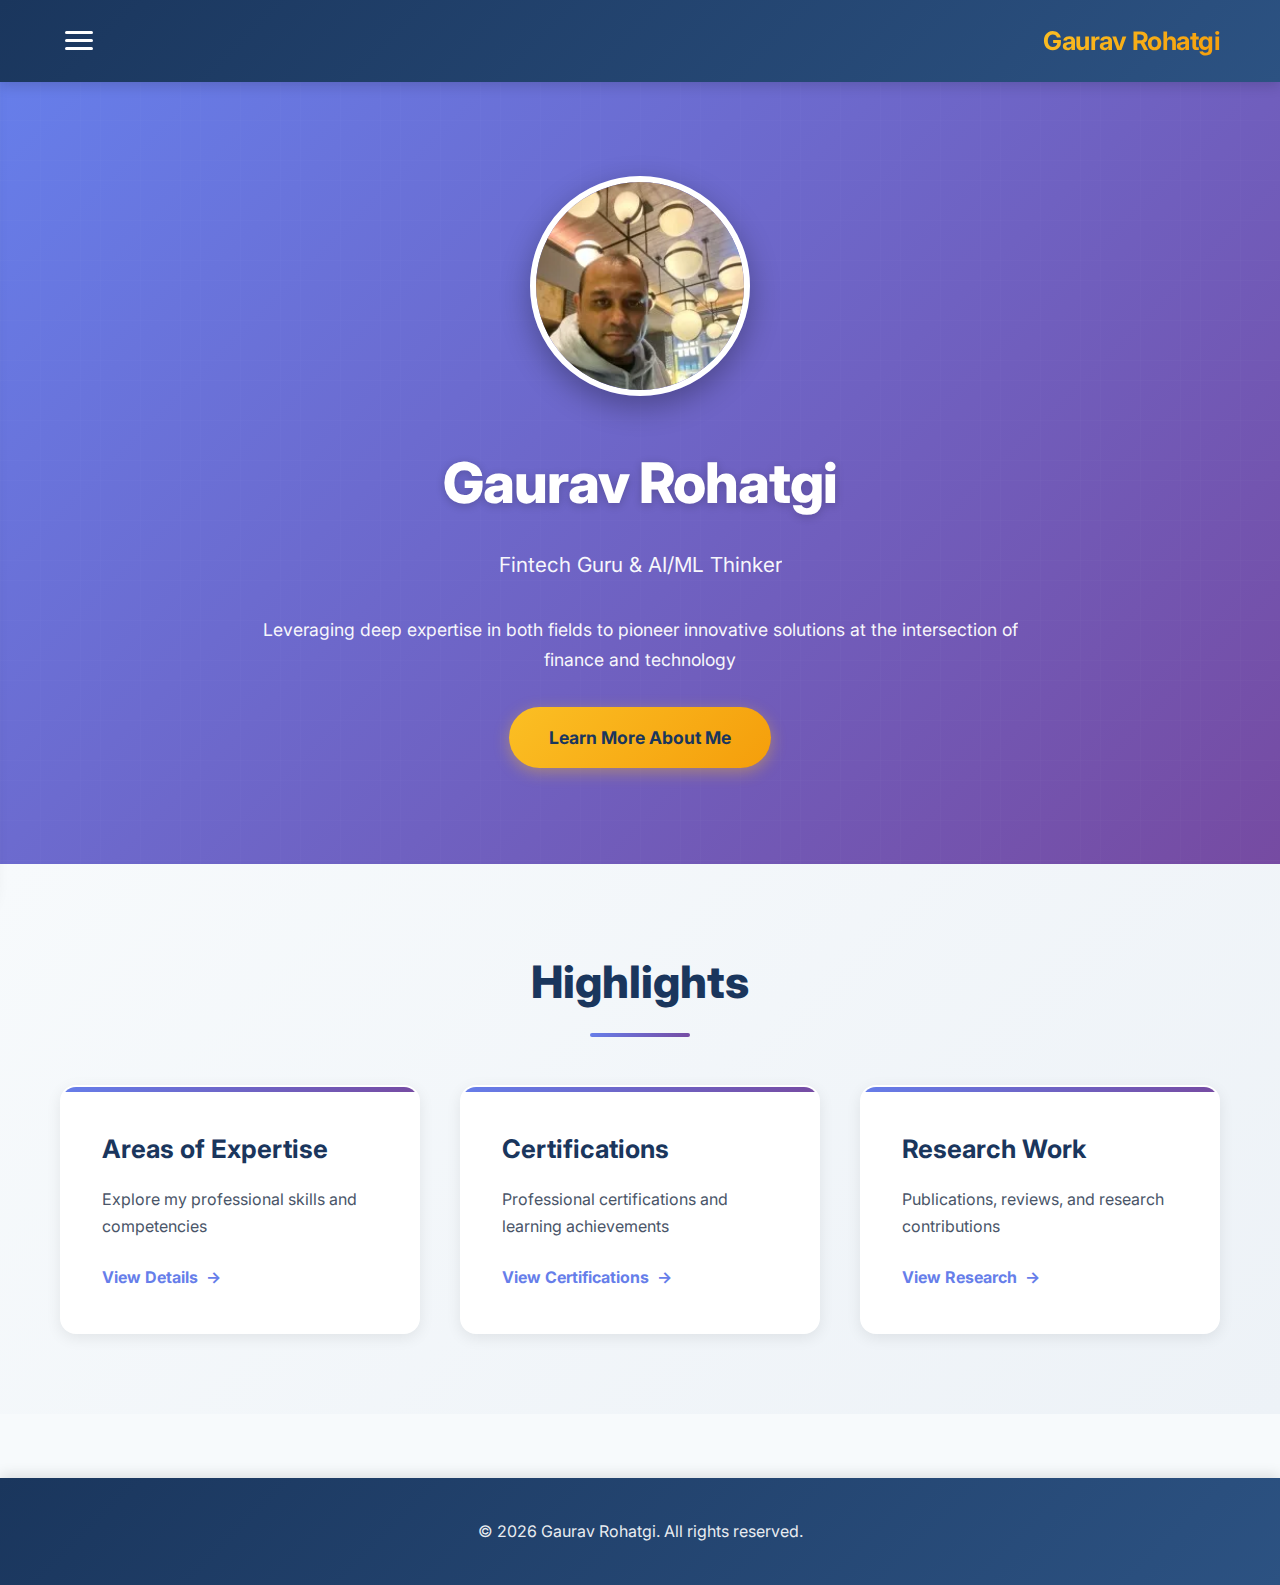
<file: index.html>
<!DOCTYPE html>
<html lang="en">
<head>
    <meta charset="UTF-8">
    <meta name="viewport" content="width=device-width, initial-scale=1.0">
    <title>Gaurav Rohatgi - Portfolio</title>
    <link rel="preconnect" href="https://fonts.googleapis.com">
    <link rel="preconnect" href="https://fonts.gstatic.com" crossorigin>
    <link href="https://fonts.googleapis.com/css2?family=Inter:wght@400;500;600;700;800&display=swap" rel="stylesheet">
    <link rel="stylesheet" href="styles.css">
</head>
<body>
    <!-- Side Navigation Overlay -->
    <div class="side-nav-overlay" id="sideNavOverlay"></div>
    
    <!-- Side Navigation Panel -->
    <nav class="side-nav" id="sideNav">
        <ul class="nav-menu">
            <li><a href="index.html" class="active">Home</a></li>
            <li><a href="about.html">About</a></li>
            <li><a href="expertise.html">Areas of Expertise</a></li>
            <li><a href="linkedin-certifications.html">LinkedIn Learning</a></li>
            <li><a href="memberships.html">Memberships & Certificates</a></li>
            <li><a href="fintech-ai.html">Fintech & AI/ML</a></li>
            <li><a href="research.html">Research/Review</a></li>
            <li><a href="media.html">Media Exposure</a></li>
            <li><a href="awards.html">Awards</a></li>
            <li><a href="contact.html">Contact</a></li>
        </ul>
    </nav>
    
    <header>
        <div class="nav-container">
            <button class="menu-toggle" id="menuToggle" aria-label="Toggle menu">
                <span></span>
                <span></span>
                <span></span>
            </button>
            <h1 class="logo">Gaurav Rohatgi</h1>
        </div>
    </header>

    <main>
        <section class="hero">
            <div class="hero-content">
                <img src="images/profile.png" alt="Gaurav Rohatgi" class="profile-photo">
                <h1>Gaurav Rohatgi</h1>
                <p>Fintech Guru & AI/ML Thinker</p>
                <p style="font-size: 1.1rem; margin-top: 1rem;">Leveraging deep expertise in both fields to pioneer innovative solutions at the intersection of finance and technology</p>
                <a href="about.html" class="btn">Learn More About Me</a>
            </div>
        </section>

        <section class="highlights">
            <div class="container">
                <h2>Highlights</h2>
                <div class="cards">
                    <div class="card">
                        <h3>Areas of Expertise</h3>
                        <p>Explore my professional skills and competencies</p>
                        <a href="expertise.html">View Details</a>
                    </div>
                    <div class="card">
                        <h3>Certifications</h3>
                        <p>Professional certifications and learning achievements</p>
                        <a href="linkedin-certifications.html">View Certifications</a>
                    </div>
                    <div class="card">
                        <h3>Research Work</h3>
                        <p>Publications, reviews, and research contributions</p>
                        <a href="research.html">View Research</a>
                    </div>
                </div>
            </div>
        </section>
    </main>

    <footer>
        <div class="container">
            <p>&copy; 2026 Gaurav Rohatgi. All rights reserved.</p>
        </div>
    </footer>
    
    <script src="menu.js"></script>
</body>
</html>
</file>
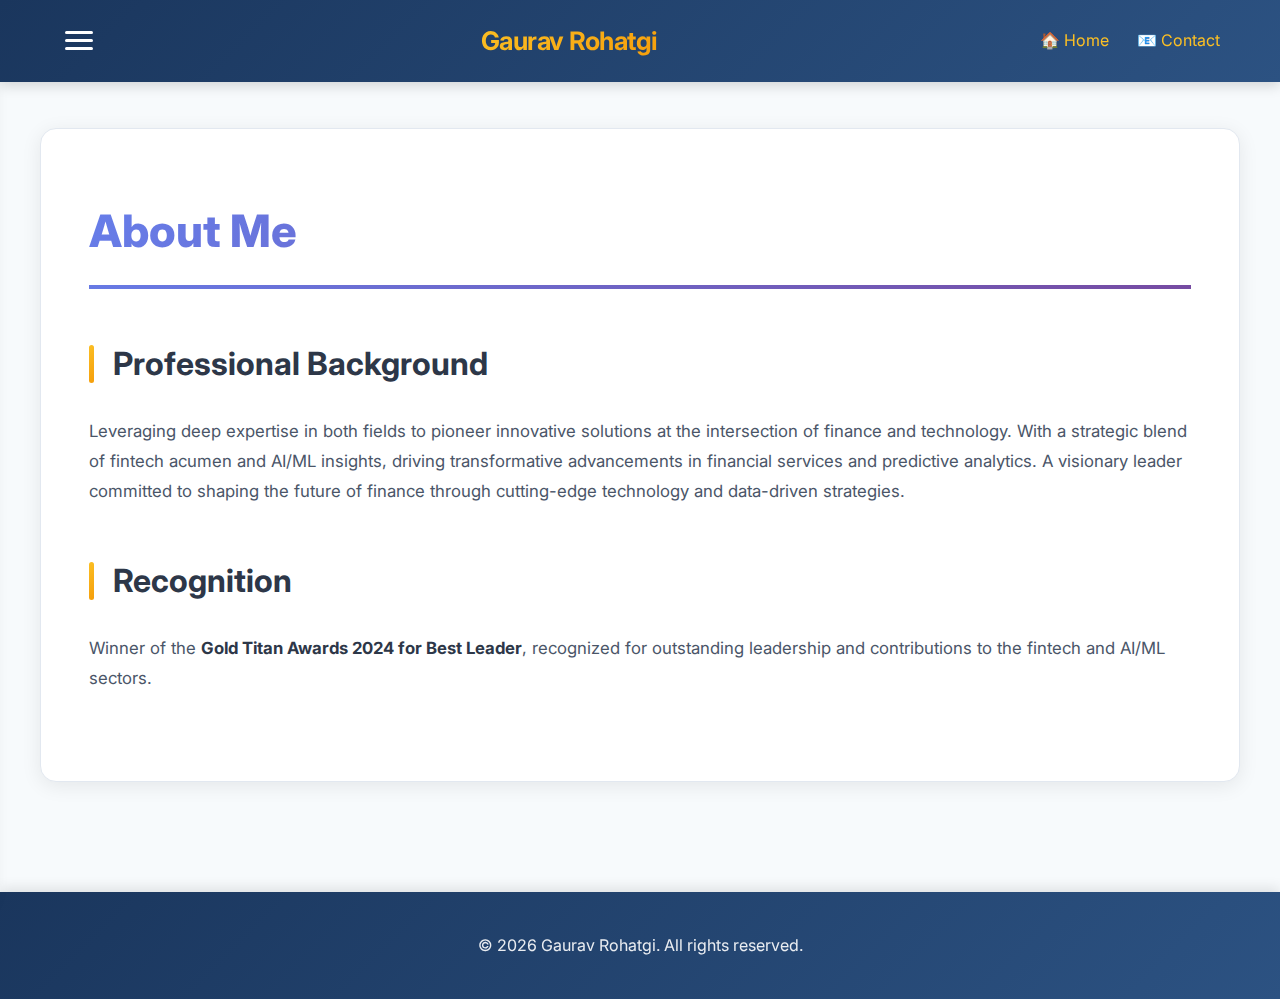
<file: about.html>
<!DOCTYPE html>
<html lang="en">
<head>
    <meta charset="UTF-8">
    <meta name="viewport" content="width=device-width, initial-scale=1.0">
    <title>About - Gaurav Rohatgi</title>
    <link rel="preconnect" href="https://fonts.googleapis.com">
    <link rel="preconnect" href="https://fonts.gstatic.com" crossorigin>
    <link href="https://fonts.googleapis.com/css2?family=Inter:wght@400;500;600;700;800&display=swap" rel="stylesheet">
    <link rel="stylesheet" href="styles.css">
</head>
<body>
    <!-- Side Navigation Overlay -->
    <div class="side-nav-overlay" id="sideNavOverlay"></div>
    
    <!-- Side Navigation Panel -->
    <nav class="side-nav" id="sideNav">
        <ul class="nav-menu">
            <li><a href="index.html">Home</a></li>
            <li><a href="about.html" class="active">About</a></li>
            <li><a href="expertise.html">Areas of Expertise</a></li>
            <li><a href="linkedin-certifications.html">LinkedIn Learning</a></li>
            <li><a href="memberships.html">Memberships & Certificates</a></li>
            <li><a href="fintech-ai.html">Fintech & AI/ML</a></li>
            <li><a href="research.html">Research/Review</a></li>
            <li><a href="media.html">Media Exposure</a></li>
            <li><a href="awards.html">Awards</a></li>
            <li><a href="contact.html">Contact</a></li>
        </ul>
    </nav>
    
    <header>
        <div class="nav-container">
            <button class="menu-toggle" id="menuToggle" aria-label="Toggle menu">
                <span></span>
                <span></span>
                <span></span>
            </button>
            <h1 class="logo">Gaurav Rohatgi</h1>
            <div class="header-links">
                <a href="index.html" style="color: #fbbf24; text-decoration: none; margin-right: 1.5rem;">🏠 Home</a>
                <a href="contact.html" style="color: #fbbf24; text-decoration: none;">📧 Contact</a>
            </div>
        </div>
    </header>

    <main>
        <section class="content-section">
            <h1>About Me</h1>
            
                        <h2>Professional Background</h2>
            <p>
                Leveraging deep expertise in both fields to pioneer innovative solutions at the intersection of finance and technology. 
                With a strategic blend of fintech acumen and AI/ML insights, driving transformative advancements in financial services 
                and predictive analytics. A visionary leader committed to shaping the future of finance through cutting-edge technology 
                and data-driven strategies.
            </p>

            <h2>Recognition</h2>
            <p>
                Winner of the <strong>Gold Titan Awards 2024 for Best Leader</strong>, recognized for outstanding leadership and 
                contributions to the fintech and AI/ML sectors.
            </p>
        </section>
    </main>

    <footer>
        <div class="container">
            <p>&copy; 2026 Gaurav Rohatgi. All rights reserved.</p>
        </div>
    </footer>
    
    <script src="menu.js"></script>
</body>
</html>
</file>
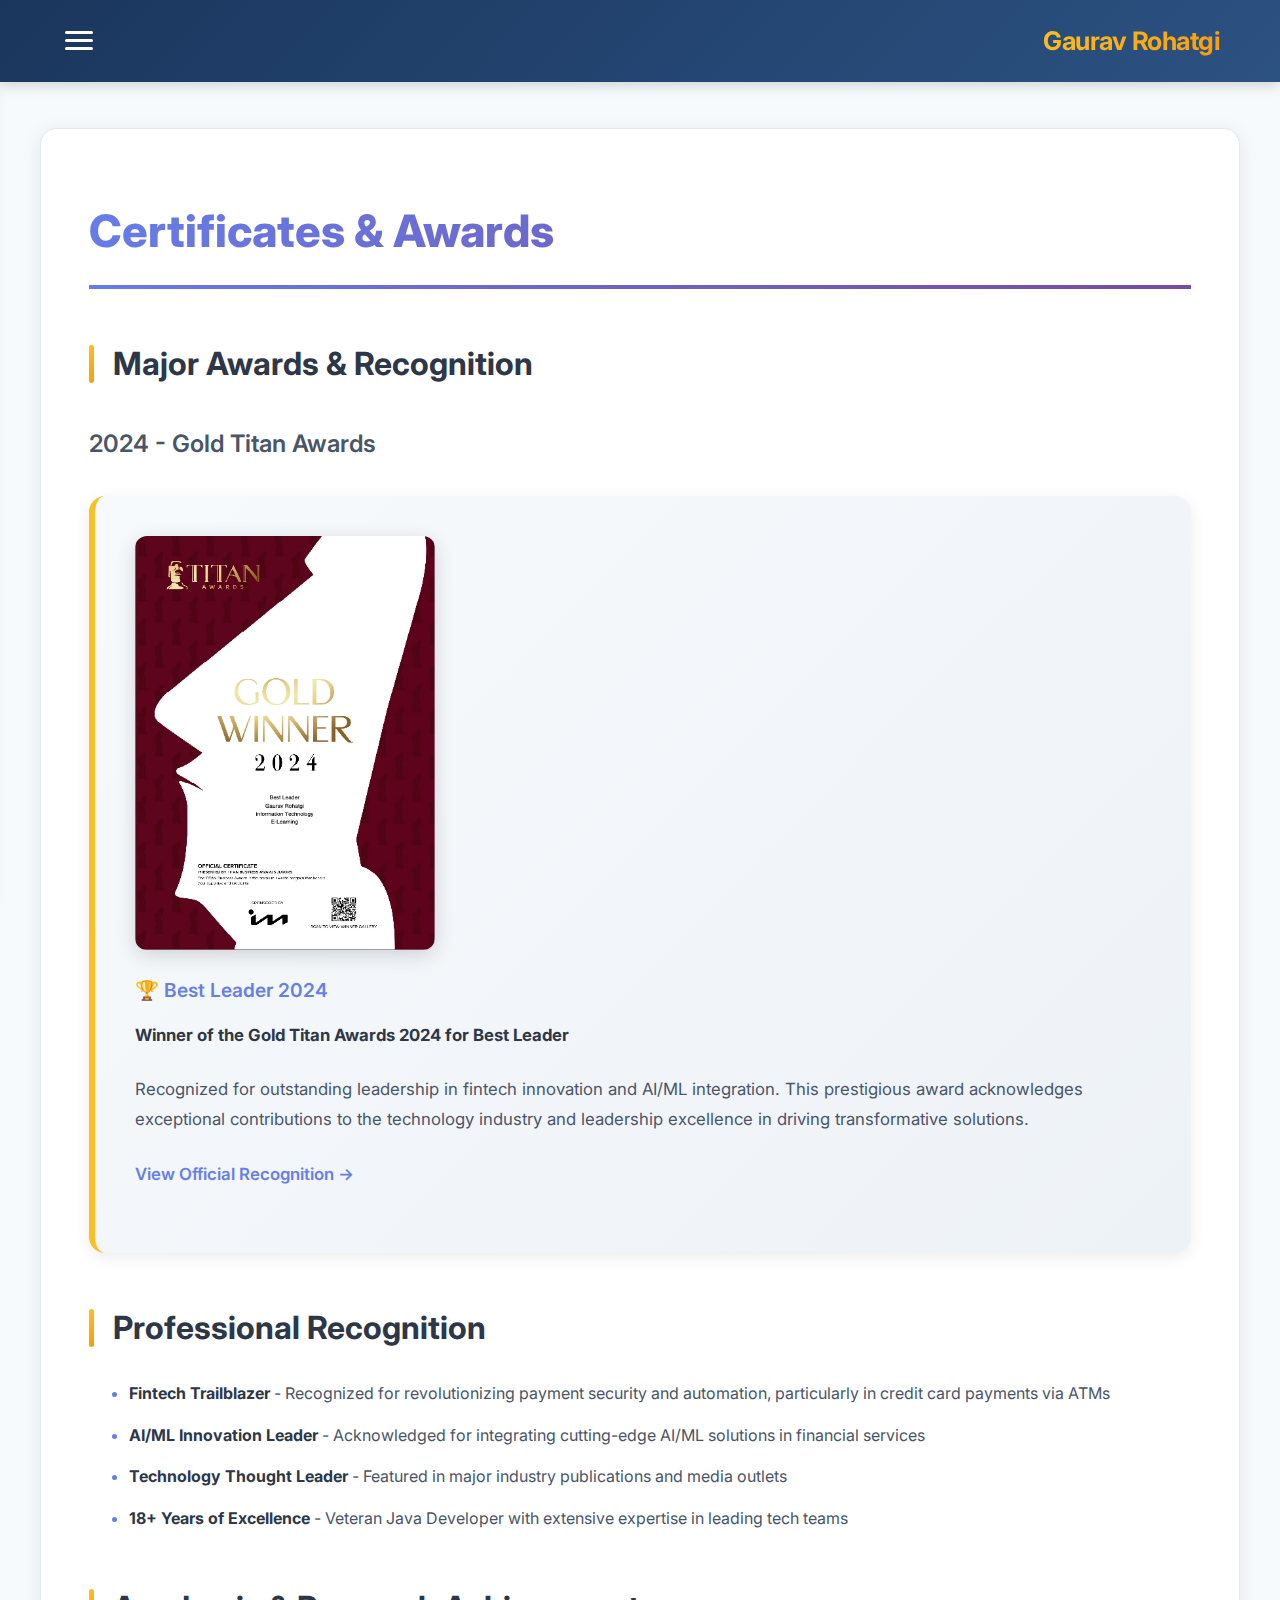
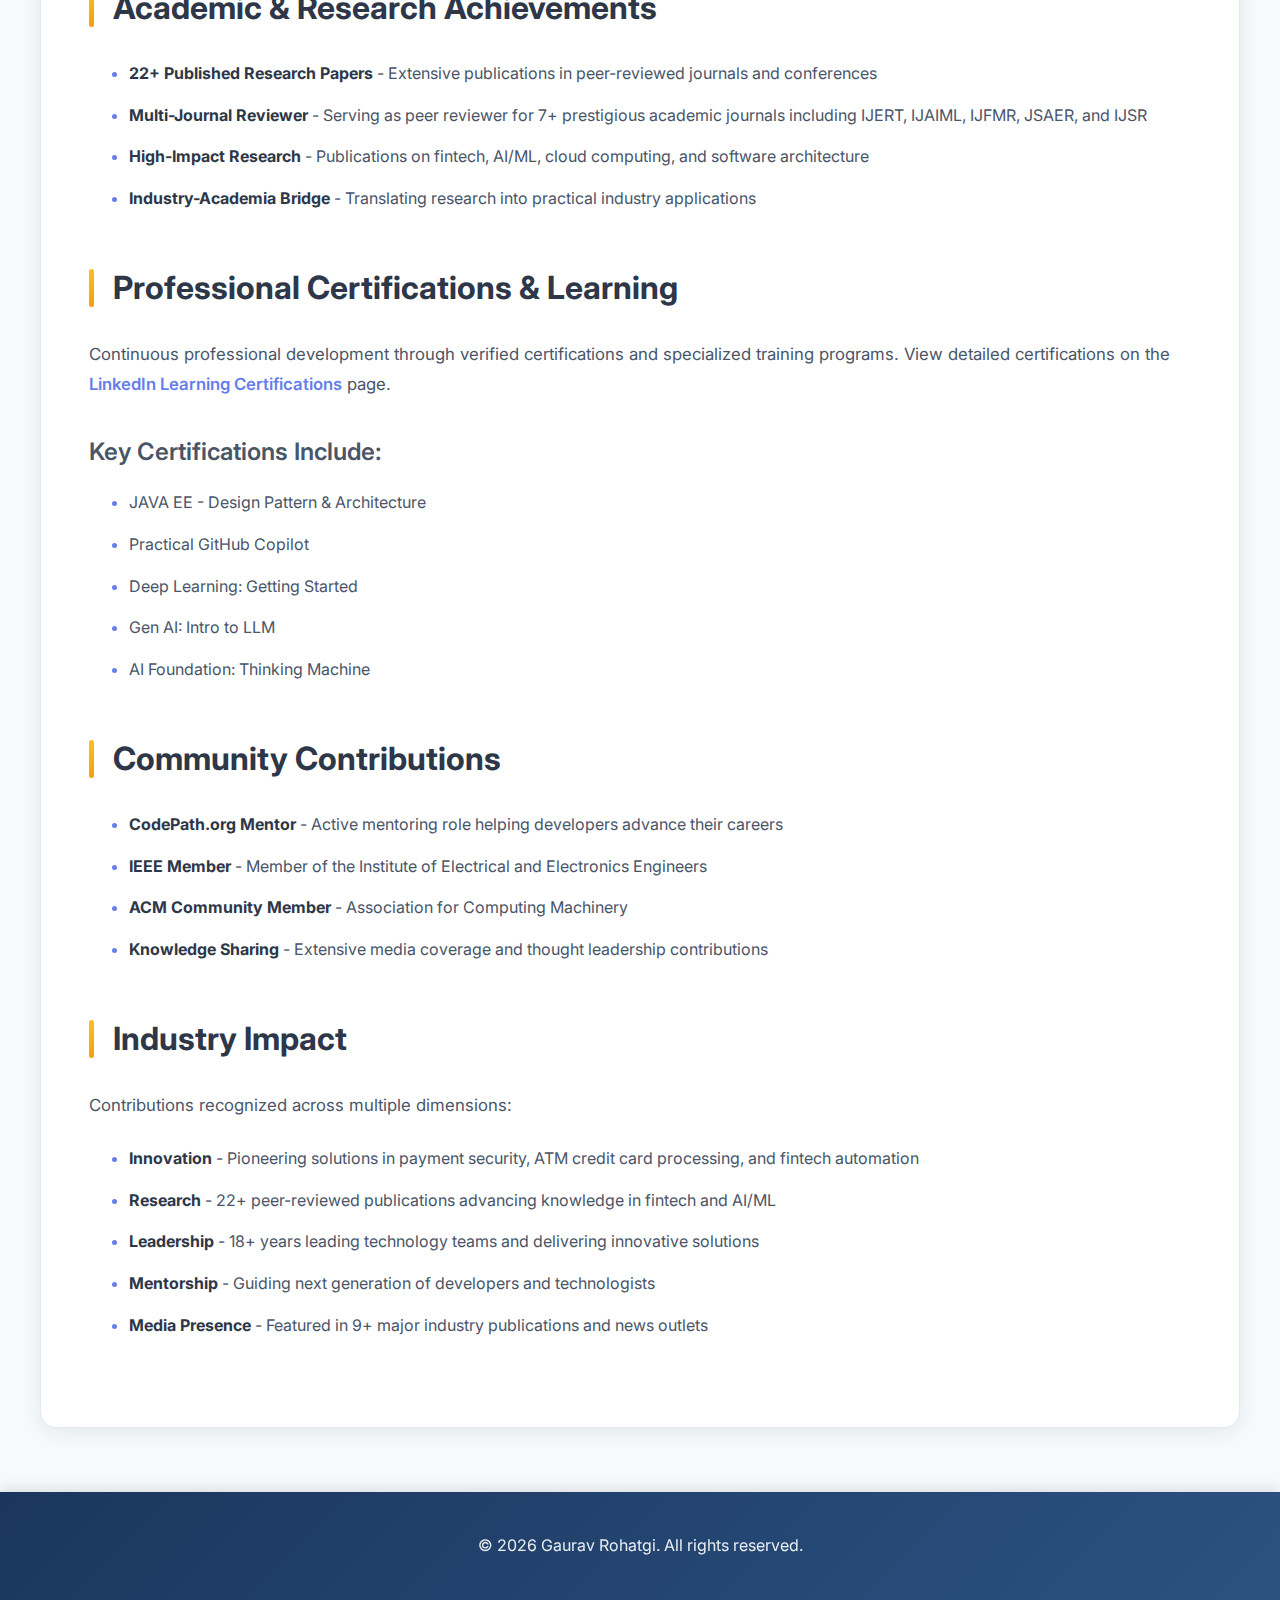
<file: awards.html>
<!DOCTYPE html>
<html lang="en">
<head>
    <meta charset="UTF-8">
    <meta name="viewport" content="width=device-width, initial-scale=1.0">
    <title>Certificates & Awards - Gaurav Rohatgi</title>
    <link rel="preconnect" href="https://fonts.googleapis.com">
    <link rel="preconnect" href="https://fonts.gstatic.com" crossorigin>
    <link href="https://fonts.googleapis.com/css2?family=Inter:wght@400;500;600;700;800&display=swap" rel="stylesheet">
    <link rel="stylesheet" href="styles.css">
</head>
<body>
    <!-- Side Navigation Overlay -->
    <div class="side-nav-overlay" id="sideNavOverlay"></div>
    
    <!-- Side Navigation Panel -->
    <nav class="side-nav" id="sideNav">
        <ul class="nav-menu">
            <li><a href="index.html">Home</a></li>
            <li><a href="about.html">About</a></li>
            <li><a href="expertise.html">Areas of Expertise</a></li>
            <li><a href="linkedin-certifications.html">LinkedIn Learning</a></li>
            <li><a href="memberships.html">Memberships & Certificates</a></li>
            <li><a href="fintech-ai.html">Fintech & AI/ML</a></li>
            <li><a href="research.html">Research/Review</a></li>
            <li><a href="media.html">Media Exposure</a></li>
            <li><a href="awards.html" class="active">Awards</a></li>
            <li><a href="contact.html">Contact</a></li>
        </ul>
    </nav>
    
    <header>
        <div class="nav-container">
            <button class="menu-toggle" id="menuToggle" aria-label="Toggle menu">
                <span></span>
                <span></span>
                <span></span>
            </button>
            <h1 class="logo">Gaurav Rohatgi</h1>
        </div>
    </header>

    <main>
        <section class="content-section">
            <h1>Certificates & Awards</h1>
            
            <h2>Major Awards & Recognition</h2>
            
            <h3>2024 - Gold Titan Awards</h3>
            <div class="award-box">
                <img src="images/gold-titan-award.png" alt="Gold Titan Award 2024" class="award-image"> 
                <h4 style="color: #667eea; margin-top: 0;">🏆 Best Leader 2024</h4>
                <p>
                    <strong>Winner of the Gold Titan Awards 2024 for Best Leader</strong>
                </p>
                <p>
                    Recognized for outstanding leadership in fintech innovation and AI/ML integration. 
                    This prestigious award acknowledges exceptional contributions to the technology industry 
                    and leadership excellence in driving transformative solutions.
                </p>
                <p>
                    <a href="https://thetitanawards.com/winner.php" target="_blank">View Official Recognition →</a>
                </p>
            </div>

            <h2>Professional Recognition</h2>
            <ul>
                <li><strong>Fintech Trailblazer</strong> - Recognized for revolutionizing payment security and automation, particularly in credit card payments via ATMs</li>
                <li><strong>AI/ML Innovation Leader</strong> - Acknowledged for integrating cutting-edge AI/ML solutions in financial services</li>
                <li><strong>Technology Thought Leader</strong> - Featured in major industry publications and media outlets</li>
                <li><strong>18+ Years of Excellence</strong> - Veteran Java Developer with extensive expertise in leading tech teams</li>
            </ul>

            <h2>Academic & Research Achievements</h2>
            <ul>
                <li><strong>22+ Published Research Papers</strong> - Extensive publications in peer-reviewed journals and conferences</li>
                <li><strong>Multi-Journal Reviewer</strong> - Serving as peer reviewer for 7+ prestigious academic journals including IJERT, IJAIML, IJFMR, JSAER, and IJSR</li>
                <li><strong>High-Impact Research</strong> - Publications on fintech, AI/ML, cloud computing, and software architecture</li>
                <li><strong>Industry-Academia Bridge</strong> - Translating research into practical industry applications</li>
            </ul>

            <h2>Professional Certifications & Learning</h2>
            <p>
                Continuous professional development through verified certifications and specialized training programs.
                View detailed certifications on the <a href="linkedin-certifications.html">LinkedIn Learning Certifications</a> page.
            </p>

            <h3>Key Certifications Include:</h3>
            <ul>
                <li>JAVA EE - Design Pattern & Architecture</li>
                <li>Practical GitHub Copilot</li>
                <li>Deep Learning: Getting Started</li>
                <li>Gen AI: Intro to LLM</li>
                <li>AI Foundation: Thinking Machine</li>
            </ul>

            <h2>Community Contributions</h2>
            <ul>
                <li><strong>CodePath.org Mentor</strong> - Active mentoring role helping developers advance their careers</li>
                <li><strong>IEEE Member</strong> - Member of the Institute of Electrical and Electronics Engineers</li>
                <li><strong>ACM Community Member</strong> - Association for Computing Machinery</li>
                <li><strong>Knowledge Sharing</strong> - Extensive media coverage and thought leadership contributions</li>
            </ul>

            <h2>Industry Impact</h2>
            <p>
                Contributions recognized across multiple dimensions:
            </p>
            <ul>
                <li><strong>Innovation</strong> - Pioneering solutions in payment security, ATM credit card processing, and fintech automation</li>
                <li><strong>Research</strong> - 22+ peer-reviewed publications advancing knowledge in fintech and AI/ML</li>
                <li><strong>Leadership</strong> - 18+ years leading technology teams and delivering innovative solutions</li>
                <li><strong>Mentorship</strong> - Guiding next generation of developers and technologists</li>
                <li><strong>Media Presence</strong> - Featured in 9+ major industry publications and news outlets</li>
            </ul>
        </section>
    </main>

    <footer>
        <div class="container">
            <p>&copy; 2026 Gaurav Rohatgi. All rights reserved.</p>
        </div>
    </footer>
    
    <script src="menu.js"></script>
</body>
</html>
</file>
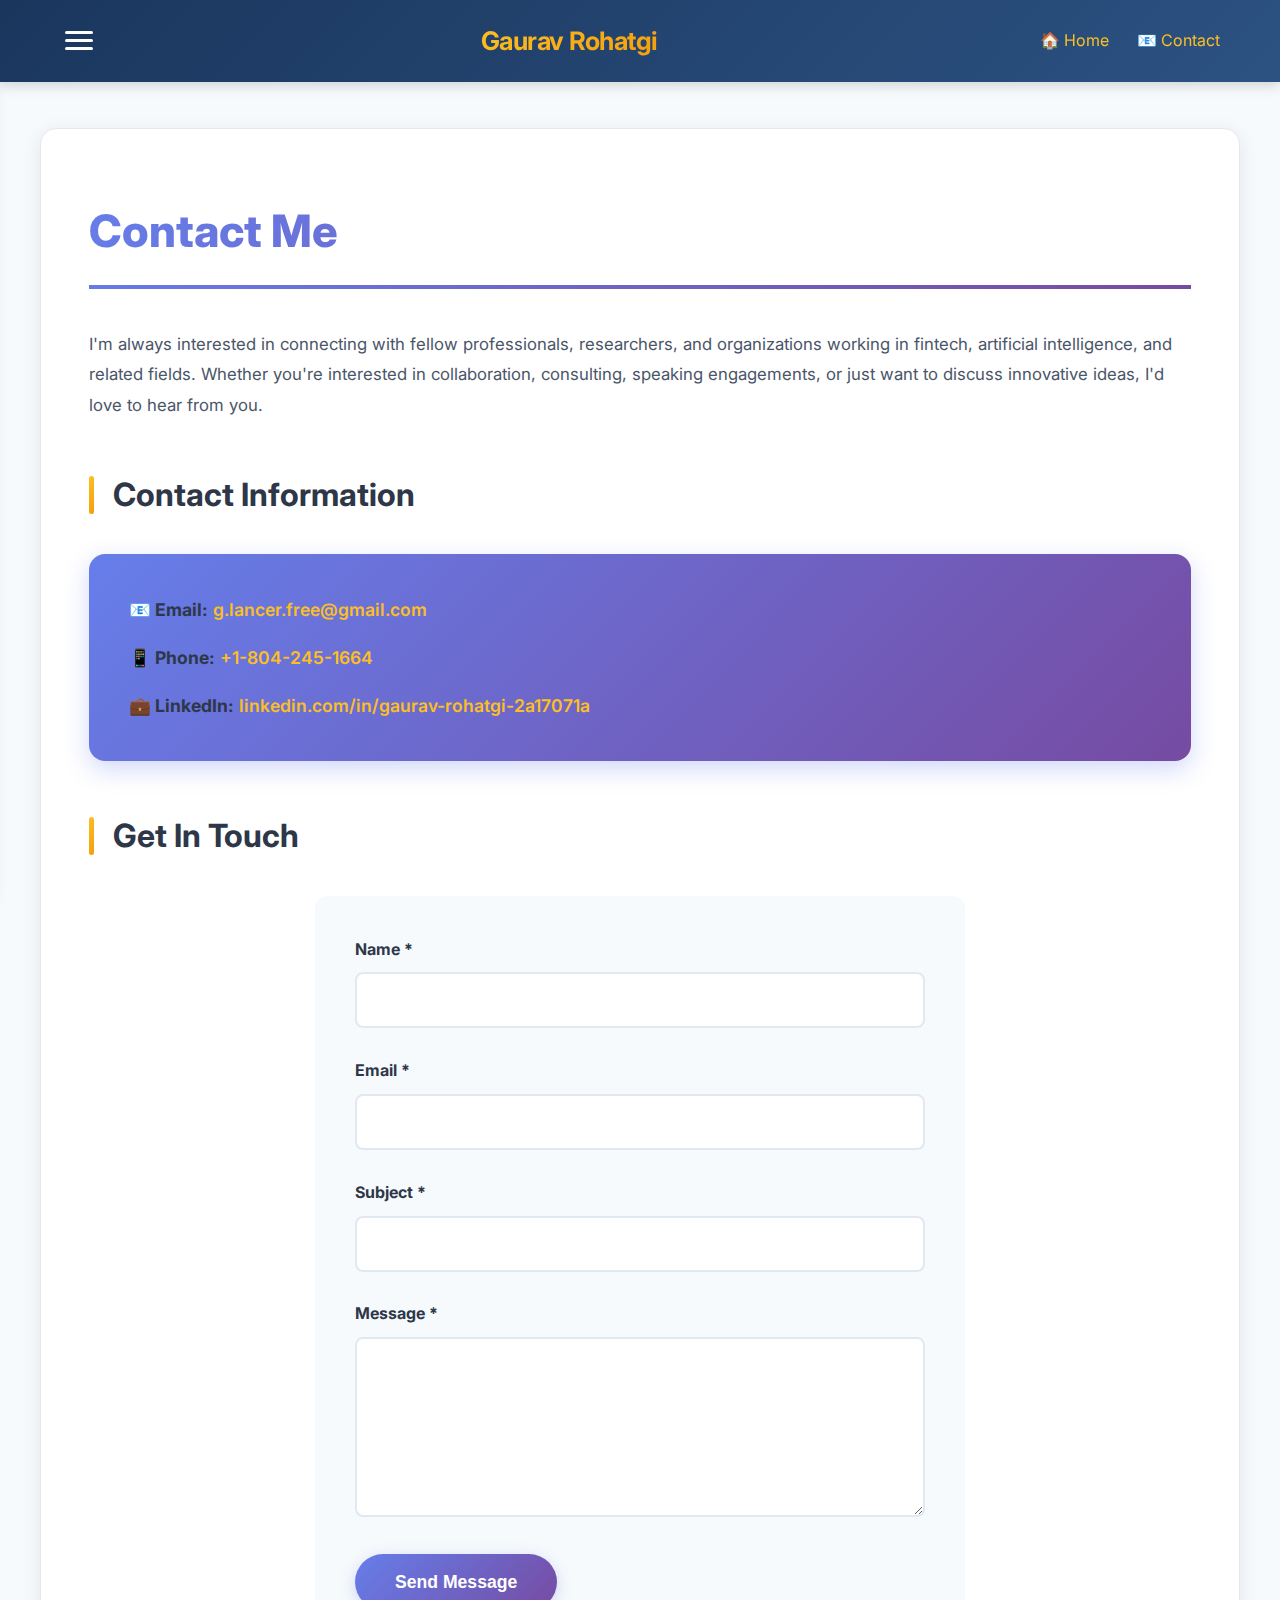
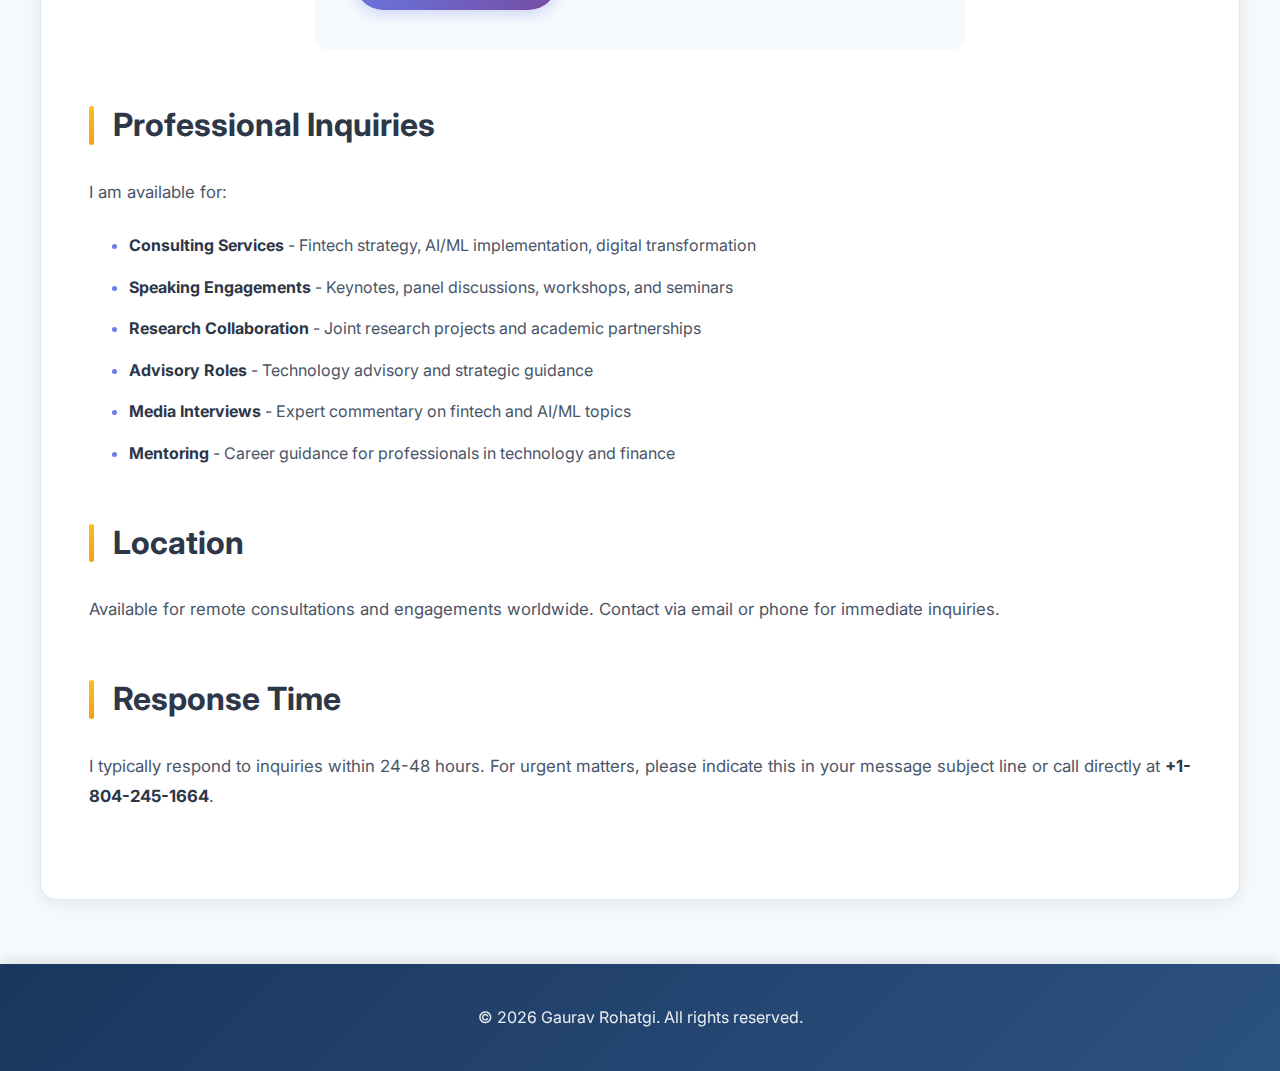
<file: contact.html>
<!DOCTYPE html>
<html lang="en">
<head>
    <meta charset="UTF-8">
    <meta name="viewport" content="width=device-width, initial-scale=1.0">
    <title>Contact Me - Gaurav Rohatgi</title>
    <link rel="preconnect" href="https://fonts.googleapis.com">
    <link rel="preconnect" href="https://fonts.gstatic.com" crossorigin>
    <link href="https://fonts.googleapis.com/css2?family=Inter:wght@400;500;600;700;800&display=swap" rel="stylesheet">
    <link rel="stylesheet" href="styles.css">
</head>
<body>
    <!-- Side Navigation Overlay -->
    <div class="side-nav-overlay" id="sideNavOverlay"></div>
    
    <!-- Side Navigation Panel -->
    <nav class="side-nav" id="sideNav">
        <ul class="nav-menu">
            <li><a href="index.html">Home</a></li>
            <li><a href="about.html">About</a></li>
            <li><a href="expertise.html">Areas of Expertise</a></li>
            <li><a href="linkedin-certifications.html">LinkedIn Learning</a></li>
            <li><a href="memberships.html">Memberships & Certificates</a></li>
            <li><a href="fintech-ai.html">Fintech & AI/ML</a></li>
            <li><a href="research.html">Research/Review</a></li>
            <li><a href="media.html">Media Exposure</a></li>
            <li><a href="awards.html">Awards</a></li>
            <li><a href="contact.html" class="active">Contact</a></li>
        </ul>
    </nav>
    
    <header>
        <div class="nav-container">
            <button class="menu-toggle" id="menuToggle" aria-label="Toggle menu">
                <span></span>
                <span></span>
                <span></span>
            </button>
            <h1 class="logo">Gaurav Rohatgi</h1>
            <div class="header-links">
                <a href="index.html" style="color: #fbbf24; text-decoration: none; margin-right: 1.5rem;">🏠 Home</a>
                <a href="contact.html" style="color: #fbbf24; text-decoration: none;">📧 Contact</a>
            </div>
        </div>
    </header>

    <main>
        <section class="content-section">
            <h1>Contact Me</h1>
            
            <p>
                I'm always interested in connecting with fellow professionals, researchers, and organizations 
                working in fintech, artificial intelligence, and related fields. Whether you're interested in 
                collaboration, consulting, speaking engagements, or just want to discuss innovative ideas, 
                I'd love to hear from you.
            </p>

            <h2>Contact Information</h2>
            <div class="contact-info-box">
                <p style="margin-bottom: 1rem;"><strong>📧 Email:</strong> <a href="mailto:g.lancer.free@gmail.com">g.lancer.free@gmail.com</a></p>
                <p style="margin-bottom: 1rem;"><strong>📱 Phone:</strong> <a href="tel:+18042451664">+1-804-245-1664</a></p>
                <p style="margin-bottom: 0;"><strong>💼 LinkedIn:</strong> <a href="https://www.linkedin.com/in/gaurav-rohatgi-2a17071a/" target="_blank">linkedin.com/in/gaurav-rohatgi-2a17071a</a></p>
            </div>

            <h2>Get In Touch</h2>
            
            <div class="contact-form">
                <form action="#" method="post">
                    <div class="form-group">
                        <label for="name">Name *</label>
                        <input type="text" id="name" name="name" required>
                    </div>

                    <div class="form-group">
                        <label for="email">Email *</label>
                        <input type="email" id="email" name="email" required>
                    </div>

                    <div class="form-group">
                        <label for="subject">Subject *</label>
                        <input type="text" id="subject" name="subject" required>
                    </div>

                    <div class="form-group">
                        <label for="message">Message *</label>
                        <textarea id="message" name="message" required></textarea>
                    </div>

                    <button type="submit" class="submit-btn">Send Message</button>
                </form>
            </div>

            <h2>Professional Inquiries</h2>
            <p>I am available for:</p>
            <ul>
                <li><strong>Consulting Services</strong> - Fintech strategy, AI/ML implementation, digital transformation</li>
                <li><strong>Speaking Engagements</strong> - Keynotes, panel discussions, workshops, and seminars</li>
                <li><strong>Research Collaboration</strong> - Joint research projects and academic partnerships</li>
                <li><strong>Advisory Roles</strong> - Technology advisory and strategic guidance</li>
                <li><strong>Media Interviews</strong> - Expert commentary on fintech and AI/ML topics</li>
                <li><strong>Mentoring</strong> - Career guidance for professionals in technology and finance</li>
            </ul>

            <h2>Location</h2>
            <p>
                Available for remote consultations and engagements worldwide. Contact via email or phone for immediate inquiries.
            </p>

            <h2>Response Time</h2>
            <p>
                I typically respond to inquiries within 24-48 hours. For urgent matters, please indicate 
                this in your message subject line or call directly at <strong>+1-804-245-1664</strong>.
            </p>
        </section>
    </main>

    <footer>
        <div class="container">
            <p>&copy; 2026 Gaurav Rohatgi. All rights reserved.</p>
        </div>
    </footer>
    
    <script src="menu.js"></script>
</body>
</html>
</file>
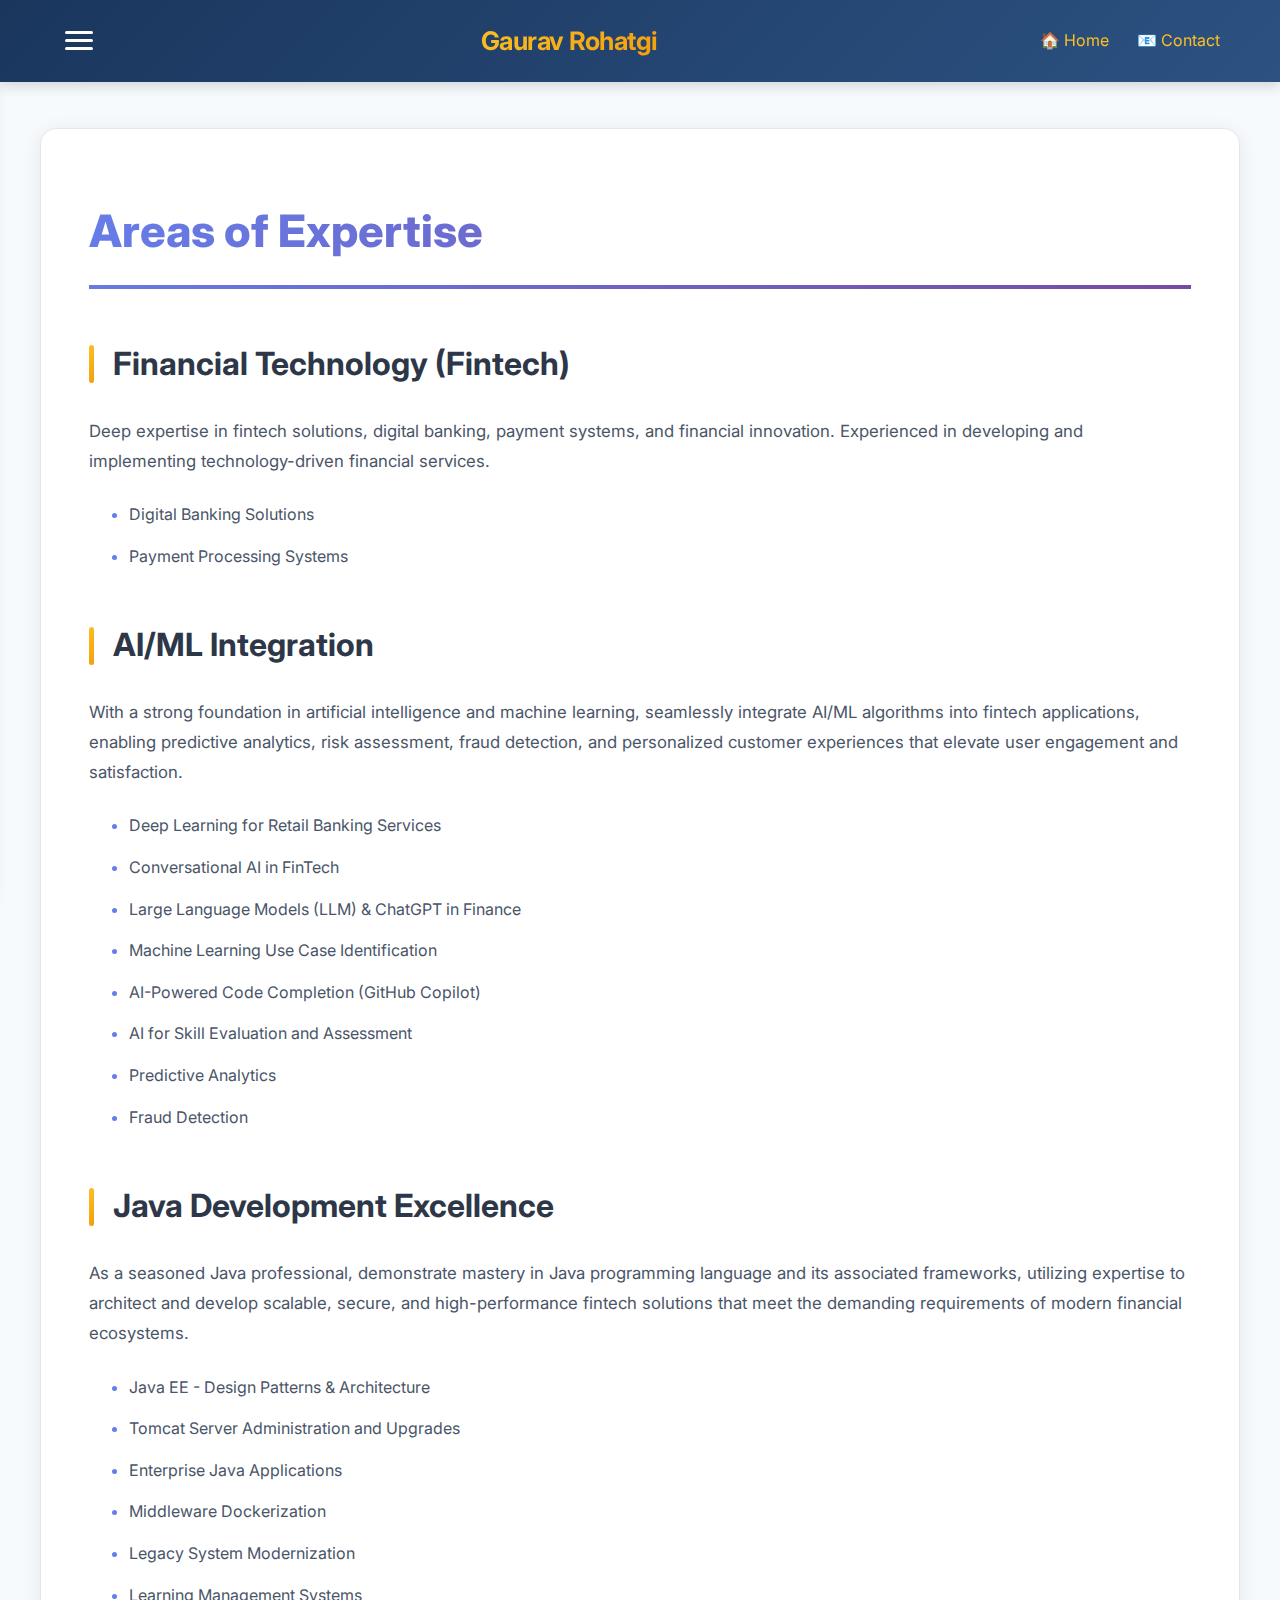
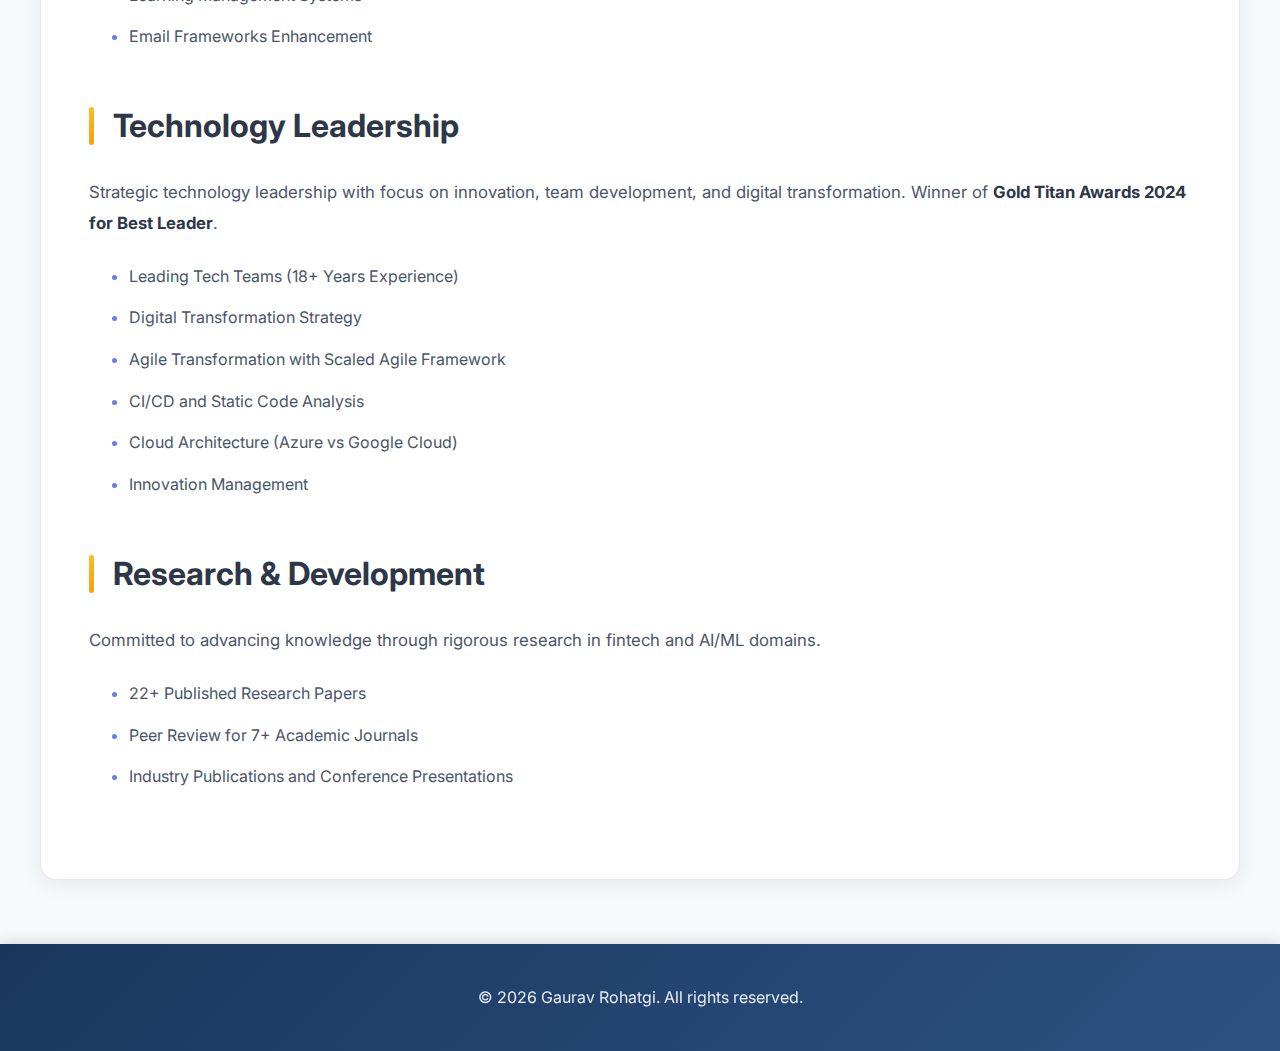
<file: expertise.html>
<!DOCTYPE html>
<html lang="en">
<head>
    <meta charset="UTF-8">
    <meta name="viewport" content="width=device-width, initial-scale=1.0">
    <title>Areas of Expertise - Gaurav Rohatgi</title>
    <link rel="preconnect" href="https://fonts.googleapis.com">
    <link rel="preconnect" href="https://fonts.gstatic.com" crossorigin>
    <link href="https://fonts.googleapis.com/css2?family=Inter:wght@400;500;600;700;800&display=swap" rel="stylesheet">
    <link rel="stylesheet" href="styles.css">
</head>
<body>
    <!-- Side Navigation Overlay -->
    <div class="side-nav-overlay" id="sideNavOverlay"></div>
    
    <!-- Side Navigation Panel -->
    <nav class="side-nav" id="sideNav">
        <ul class="nav-menu">
            <li><a href="index.html">Home</a></li>
            <li><a href="about.html">About</a></li>
            <li><a href="expertise.html" class="active">Areas of Expertise</a></li>
            <li><a href="linkedin-certifications.html">LinkedIn Learning</a></li>
            <li><a href="memberships.html">Memberships & Certificates</a></li>
            <li><a href="fintech-ai.html">Fintech & AI/ML</a></li>
            <li><a href="research.html">Research/Review</a></li>
            <li><a href="media.html">Media Exposure</a></li>
            <li><a href="awards.html">Awards</a></li>
            <li><a href="contact.html">Contact</a></li>
        </ul>
    </nav>
    
    <header>
        <div class="nav-container">
            <button class="menu-toggle" id="menuToggle" aria-label="Toggle menu">
                <span></span>
                <span></span>
                <span></span>
            </button>
            <h1 class="logo">Gaurav Rohatgi</h1>
            <div class="header-links">
                <a href="index.html" style="color: #fbbf24; text-decoration: none; margin-right: 1.5rem;">🏠 Home</a>
                <a href="contact.html" style="color: #fbbf24; text-decoration: none;">📧 Contact</a>
            </div>
        </div>
    </header>

    <main>
        <section class="content-section">
            <h1>Areas of Expertise</h1>
            
            <h2>Financial Technology (Fintech)</h2>
            <p>
                Deep expertise in fintech solutions, digital banking, payment systems, and financial innovation. 
                Experienced in developing and implementing technology-driven financial services.
            </p>
            <ul>
                <li>Digital Banking Solutions</li>
                <li>Payment Processing Systems</li>

            </ul>

            <h2>AI/ML Integration</h2>
            <p>
                With a strong foundation in artificial intelligence and machine learning, seamlessly integrate AI/ML algorithms 
                into fintech applications, enabling predictive analytics, risk assessment, fraud detection, and personalized 
                customer experiences that elevate user engagement and satisfaction.
            </p>
            <ul>
                <li>Deep Learning for Retail Banking Services</li>
                <li>Conversational AI in FinTech</li>
                <li>Large Language Models (LLM) & ChatGPT in Finance</li>
                <li>Machine Learning Use Case Identification</li>
                <li>AI-Powered Code Completion (GitHub Copilot)</li>
                <li>AI for Skill Evaluation and Assessment</li>
                <li>Predictive Analytics</li>
                <li>Fraud Detection</li>
            </ul>

            <h2>Java Development Excellence</h2>
            <p>
                As a seasoned Java professional, demonstrate mastery in Java programming language and its associated frameworks, 
                utilizing expertise to architect and develop scalable, secure, and high-performance fintech solutions that meet 
                the demanding requirements of modern financial ecosystems.
            </p>
            <ul>
                <li>Java EE - Design Patterns & Architecture</li>
                <li>Tomcat Server Administration and Upgrades</li>
                <li>Enterprise Java Applications</li>
                <li>Middleware Dockerization</li>
                <li>Legacy System Modernization</li>
                <li>Learning Management Systems</li>
                <li>Email Frameworks Enhancement</li>
            </ul>

            <h2>Technology Leadership</h2>
            <p>
                Strategic technology leadership with focus on innovation, team development, and digital transformation. 
                Winner of <strong>Gold Titan Awards 2024 for Best Leader</strong>.
            </p>
            <ul>
                <li>Leading Tech Teams (18+ Years Experience)</li>
                <li>Digital Transformation Strategy</li>
                <li>Agile Transformation with Scaled Agile Framework</li>
                <li>CI/CD and Static Code Analysis</li>
                <li>Cloud Architecture (Azure vs Google Cloud)</li>
                <li>Innovation Management</li>
            </ul>

            <h2>Research & Development</h2>
            <p>
                Committed to advancing knowledge through rigorous research in fintech and AI/ML domains.
            </p>
            <ul>
                <li>22+ Published Research Papers</li>
                <li>Peer Review for 7+ Academic Journals</li>
                <li>Industry Publications and Conference Presentations</li>
            </ul>
        </section>
    </main>

    <footer>
        <div class="container">
            <p>&copy; 2026 Gaurav Rohatgi. All rights reserved.</p>
        </div>
    </footer>
    
    <script src="menu.js"></script>
</body>
</html>
</file>
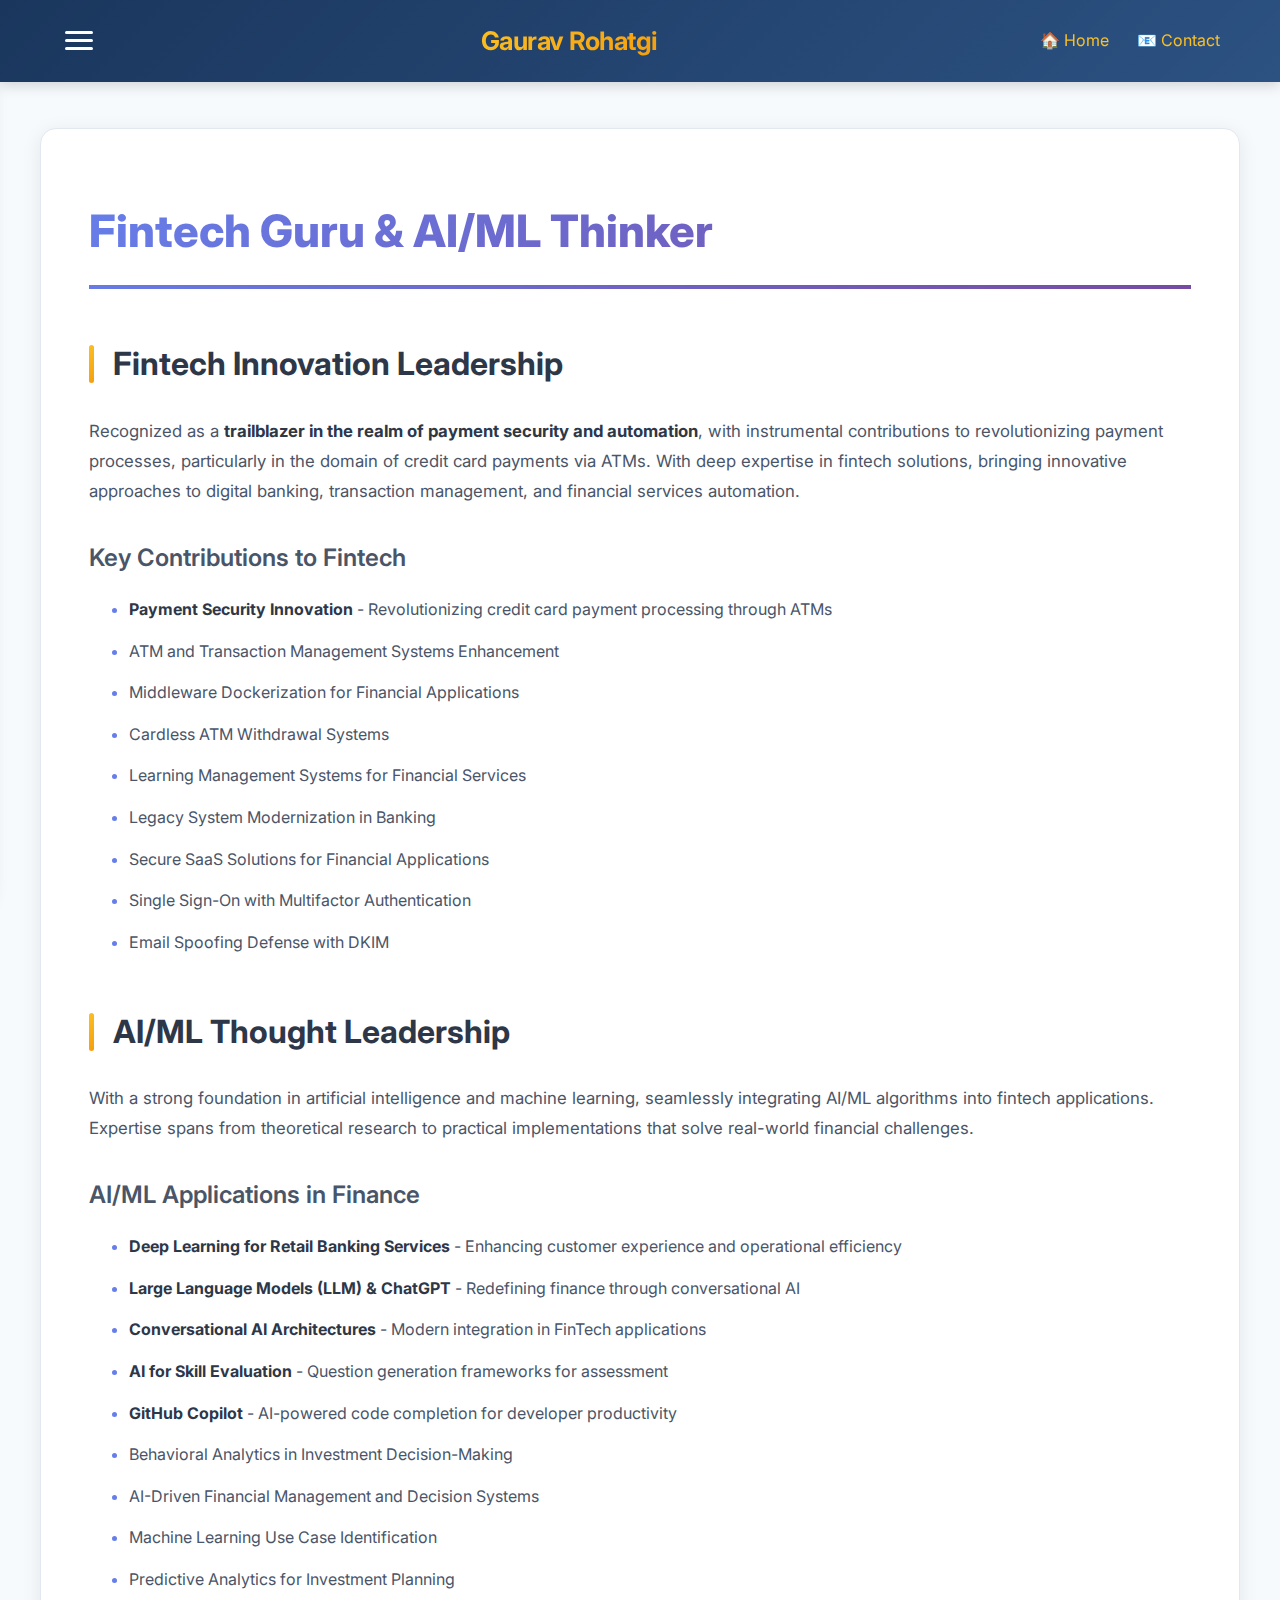
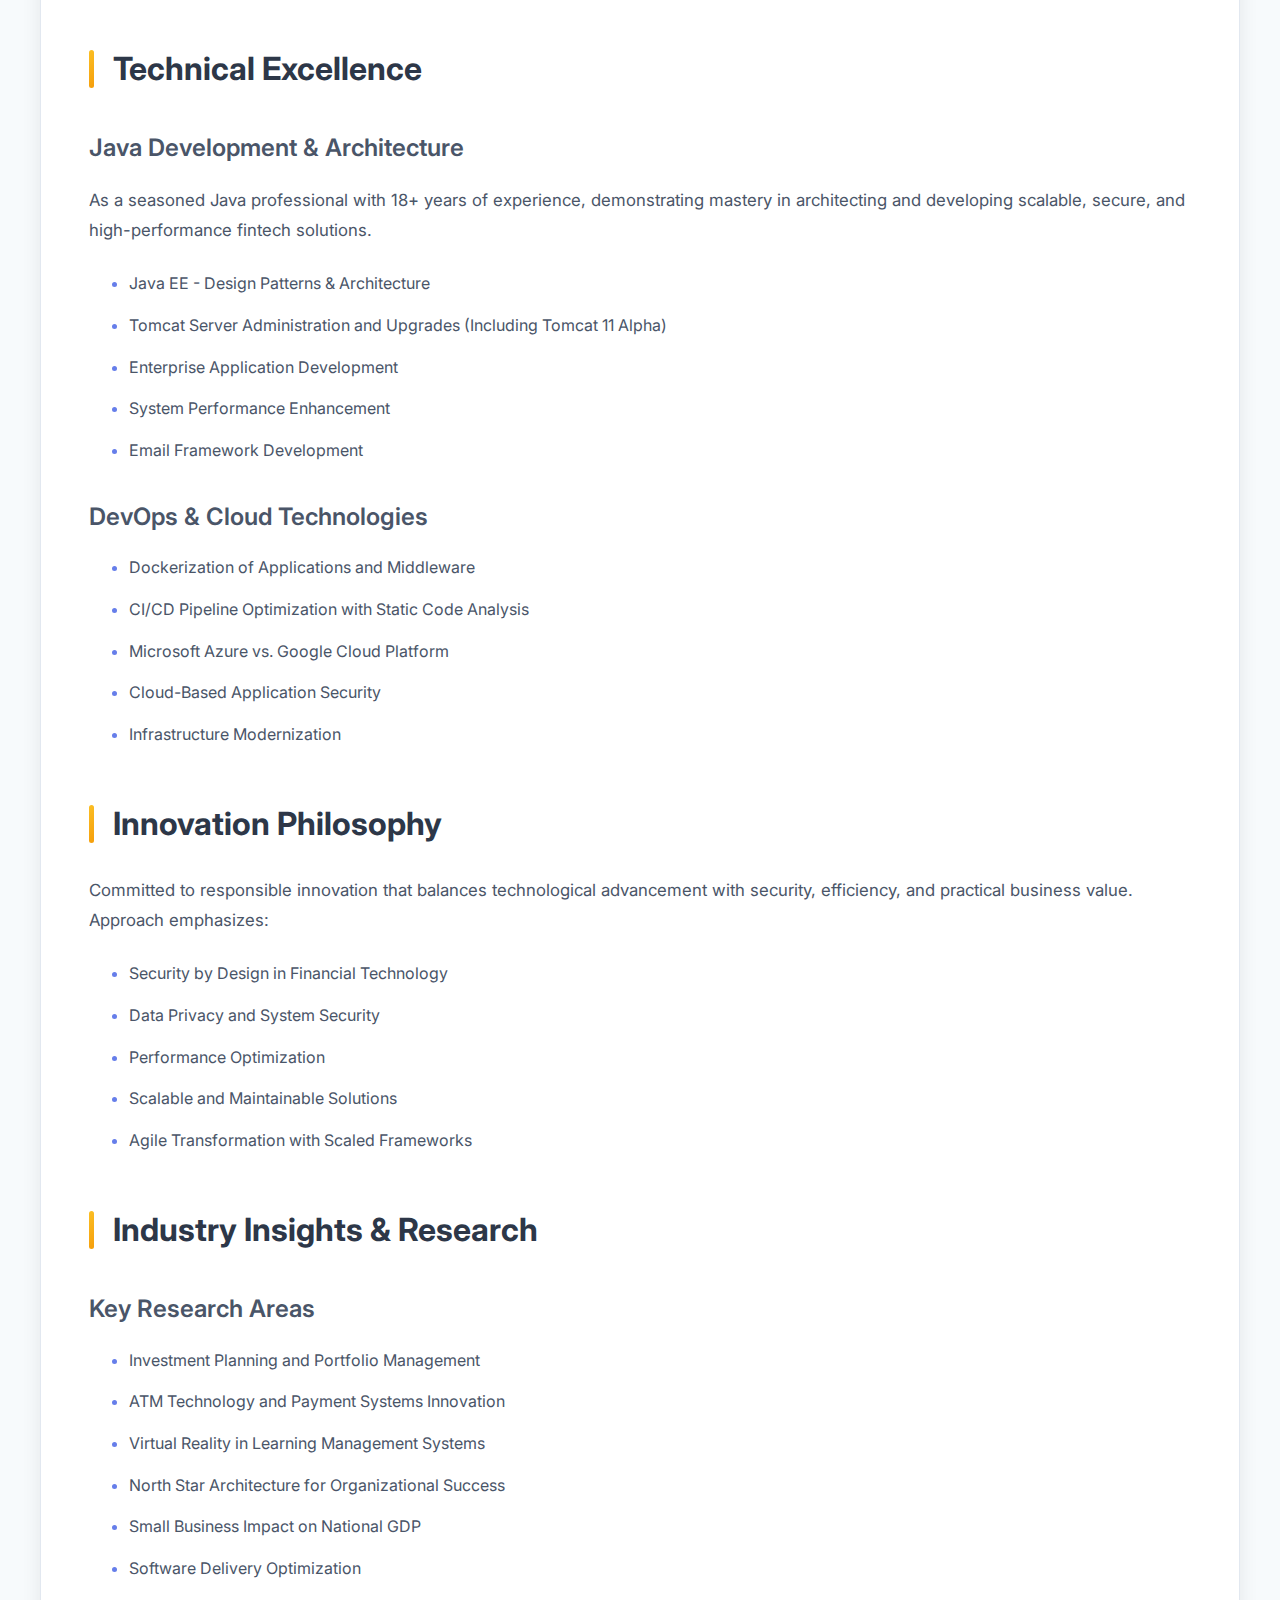
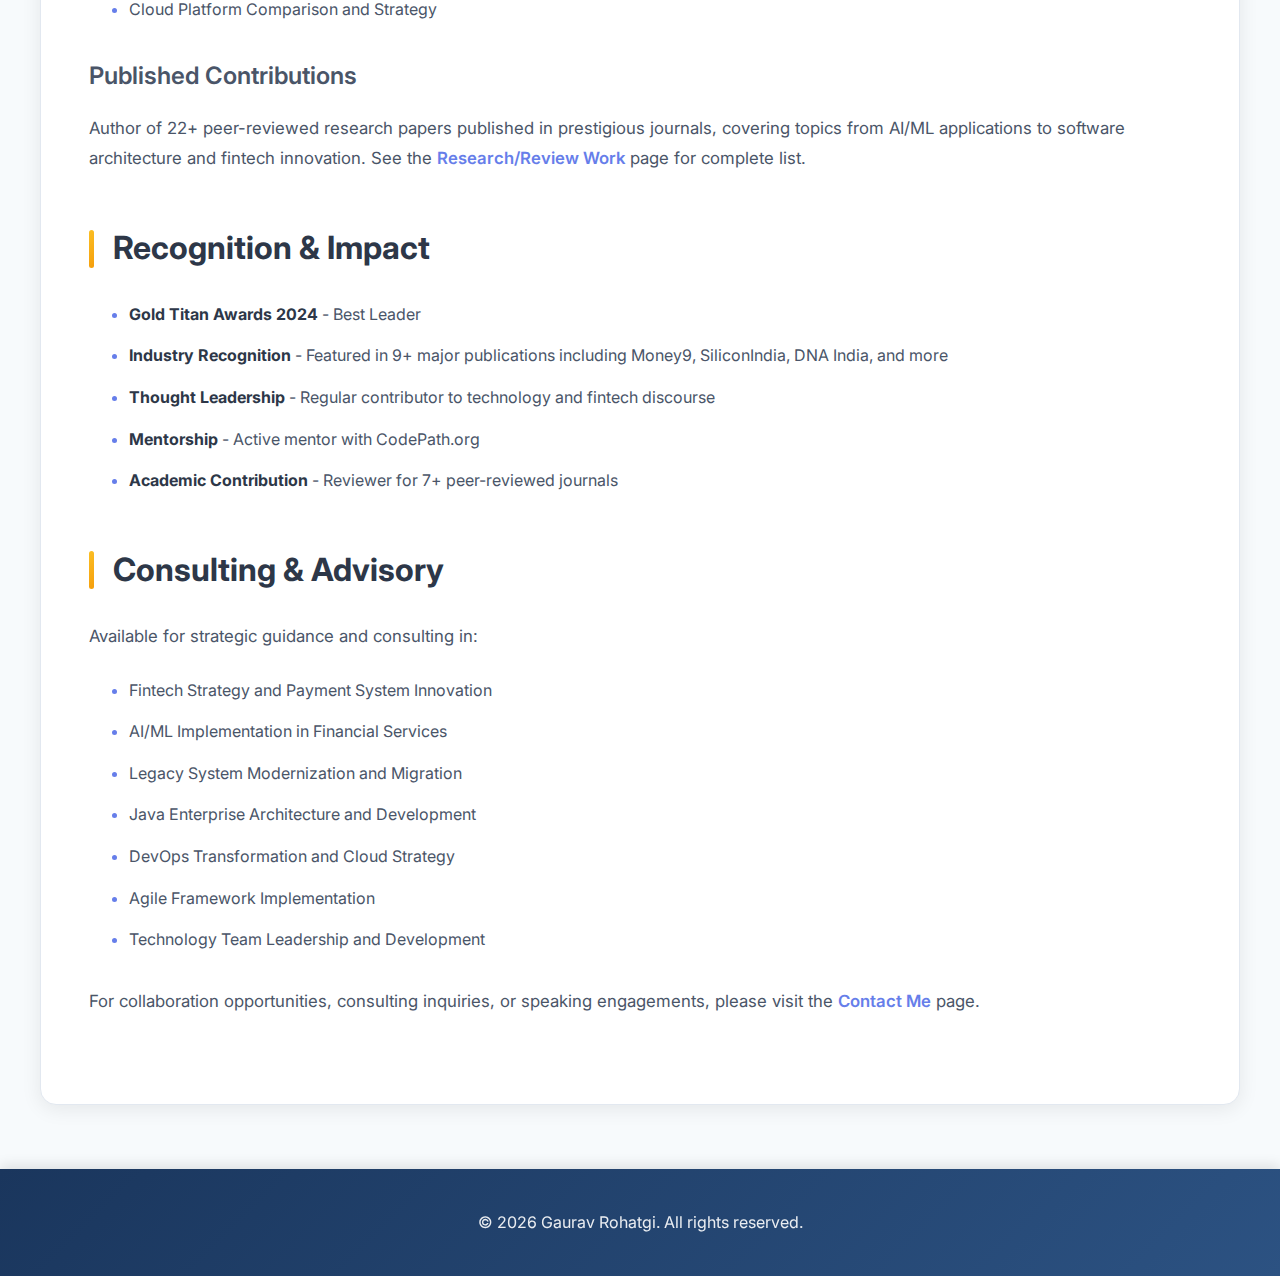
<file: fintech-ai.html>
<!DOCTYPE html>
<html lang="en">
<head>
    <meta charset="UTF-8">
    <meta name="viewport" content="width=device-width, initial-scale=1.0">
    <title>Fintech Guru & AI/ML Thinker - Gaurav Rohatgi</title>
    <link rel="preconnect" href="https://fonts.googleapis.com">
    <link rel="preconnect" href="https://fonts.gstatic.com" crossorigin>
    <link href="https://fonts.googleapis.com/css2?family=Inter:wght@400;500;600;700;800&display=swap" rel="stylesheet">
    <link rel="stylesheet" href="styles.css">
</head>
<body>
    <!-- Side Navigation Overlay -->
    <div class="side-nav-overlay" id="sideNavOverlay"></div>
    
    <!-- Side Navigation Panel -->
    <nav class="side-nav" id="sideNav">
        <ul class="nav-menu">
            <li><a href="index.html">Home</a></li>
            <li><a href="about.html">About</a></li>
            <li><a href="expertise.html">Areas of Expertise</a></li>
            <li><a href="linkedin-certifications.html">LinkedIn Learning</a></li>
            <li><a href="memberships.html">Memberships & Certificates</a></li>
            <li><a href="fintech-ai.html" class="active">Fintech & AI/ML</a></li>
            <li><a href="research.html">Research/Review</a></li>
            <li><a href="media.html">Media Exposure</a></li>
            <li><a href="awards.html">Awards</a></li>
            <li><a href="contact.html">Contact</a></li>
        </ul>
    </nav>
    
    <header>
        <div class="nav-container">
            <button class="menu-toggle" id="menuToggle" aria-label="Toggle menu">
                <span></span>
                <span></span>
                <span></span>
            </button>
            <h1 class="logo">Gaurav Rohatgi</h1>
            <div class="header-links">
                <a href="index.html" style="color: #fbbf24; text-decoration: none; margin-right: 1.5rem;">🏠 Home</a>
                <a href="contact.html" style="color: #fbbf24; text-decoration: none;">📧 Contact</a>
            </div>
        </div>
    </header>

    <main>
        <section class="content-section">
            <h1>Fintech Guru & AI/ML Thinker</h1>
            
            <h2>Fintech Innovation Leadership</h2>
            <p>
                Recognized as a <strong>trailblazer in the realm of payment security and automation</strong>, with instrumental 
                contributions to revolutionizing payment processes, particularly in the domain of credit card payments via ATMs. 
                With deep expertise in fintech solutions, bringing innovative approaches to digital banking, transaction management, 
                and financial services automation.
            </p>

            <h3>Key Contributions to Fintech</h3>
            <ul>
                <li><strong>Payment Security Innovation</strong> - Revolutionizing credit card payment processing through ATMs</li>
                <li>ATM and Transaction Management Systems Enhancement</li>
                <li>Middleware Dockerization for Financial Applications</li>
                <li>Cardless ATM Withdrawal Systems</li>
                <li>Learning Management Systems for Financial Services</li>
                <li>Legacy System Modernization in Banking</li>
                <li>Secure SaaS Solutions for Financial Applications</li>
                <li>Single Sign-On with Multifactor Authentication</li>
                <li>Email Spoofing Defense with DKIM</li>
            </ul>

            <h2>AI/ML Thought Leadership</h2>
            <p>
                With a strong foundation in artificial intelligence and machine learning, seamlessly integrating AI/ML algorithms 
                into fintech applications. Expertise spans from theoretical research to practical implementations that solve 
                real-world financial challenges.
            </p>

            <h3>AI/ML Applications in Finance</h3>
            <ul>
                <li><strong>Deep Learning for Retail Banking Services</strong> - Enhancing customer experience and operational efficiency</li>
                <li><strong>Large Language Models (LLM) & ChatGPT</strong> - Redefining finance through conversational AI</li>
                <li><strong>Conversational AI Architectures</strong> - Modern integration in FinTech applications</li>
                <li><strong>AI for Skill Evaluation</strong> - Question generation frameworks for assessment</li>
                <li><strong>GitHub Copilot</strong> - AI-powered code completion for developer productivity</li>
                <li>Behavioral Analytics in Investment Decision-Making</li>
                <li>AI-Driven Financial Management and Decision Systems</li>
                <li>Machine Learning Use Case Identification</li>
                <li>Predictive Analytics for Investment Planning</li>
            </ul>

            <h2>Technical Excellence</h2>
            
            <h3>Java Development & Architecture</h3>
            <p>
                As a seasoned Java professional with 18+ years of experience, demonstrating mastery in architecting 
                and developing scalable, secure, and high-performance fintech solutions.
            </p>
            <ul>
                <li>Java EE - Design Patterns & Architecture</li>
                <li>Tomcat Server Administration and Upgrades (Including Tomcat 11 Alpha)</li>
                <li>Enterprise Application Development</li>
                <li>System Performance Enhancement</li>
                <li>Email Framework Development</li>
            </ul>

            <h3>DevOps & Cloud Technologies</h3>
            <ul>
                <li>Dockerization of Applications and Middleware</li>
                <li>CI/CD Pipeline Optimization with Static Code Analysis</li>
                <li>Microsoft Azure vs. Google Cloud Platform</li>
                <li>Cloud-Based Application Security</li>
                <li>Infrastructure Modernization</li>
            </ul>

            <h2>Innovation Philosophy</h2>
            <p>
                Committed to responsible innovation that balances technological advancement with security, 
                efficiency, and practical business value. Approach emphasizes:
            </p>
            <ul>
                <li>Security by Design in Financial Technology</li>
                <li>Data Privacy and System Security</li>
                <li>Performance Optimization</li>
                <li>Scalable and Maintainable Solutions</li>
                <li>Agile Transformation with Scaled Frameworks</li>
            </ul>

            <h2>Industry Insights & Research</h2>
            
            <h3>Key Research Areas</h3>
            <ul>
                <li>Investment Planning and Portfolio Management</li>
                <li>ATM Technology and Payment Systems Innovation</li>
                <li>Virtual Reality in Learning Management Systems</li>
                <li>North Star Architecture for Organizational Success</li>
                <li>Small Business Impact on National GDP</li>
                <li>Software Delivery Optimization</li>
                <li>Cloud Platform Comparison and Strategy</li>
            </ul>

            <h3>Published Contributions</h3>
            <p>
                Author of 22+ peer-reviewed research papers published in prestigious journals, covering topics from 
                AI/ML applications to software architecture and fintech innovation. See the 
                <a href="research.html">Research/Review Work</a> page for complete list.
            </p>

            <h2>Recognition & Impact</h2>
            <ul>
                <li><strong>Gold Titan Awards 2024</strong> - Best Leader</li>
                <li><strong>Industry Recognition</strong> - Featured in 9+ major publications including Money9, SiliconIndia, DNA India, and more</li>
                <li><strong>Thought Leadership</strong> - Regular contributor to technology and fintech discourse</li>
                <li><strong>Mentorship</strong> - Active mentor with CodePath.org</li>
                <li><strong>Academic Contribution</strong> - Reviewer for 7+ peer-reviewed journals</li>
            </ul>

            <h2>Consulting & Advisory</h2>
            <p>
                Available for strategic guidance and consulting in:
            </p>
            <ul>
                <li>Fintech Strategy and Payment System Innovation</li>
                <li>AI/ML Implementation in Financial Services</li>
                <li>Legacy System Modernization and Migration</li>
                <li>Java Enterprise Architecture and Development</li>
                <li>DevOps Transformation and Cloud Strategy</li>
                <li>Agile Framework Implementation</li>
                <li>Technology Team Leadership and Development</li>
            </ul>
            
            <p style="margin-top: 2rem;">
                For collaboration opportunities, consulting inquiries, or speaking engagements, 
                please visit the <a href="contact.html">Contact Me</a> page.
            </p>
        </section>
    </main>

    <footer>
        <div class="container">
            <p>&copy; 2026 Gaurav Rohatgi. All rights reserved.</p>
        </div>
    </footer>
    
    <script src="menu.js"></script>
</body>
</html>
</file>
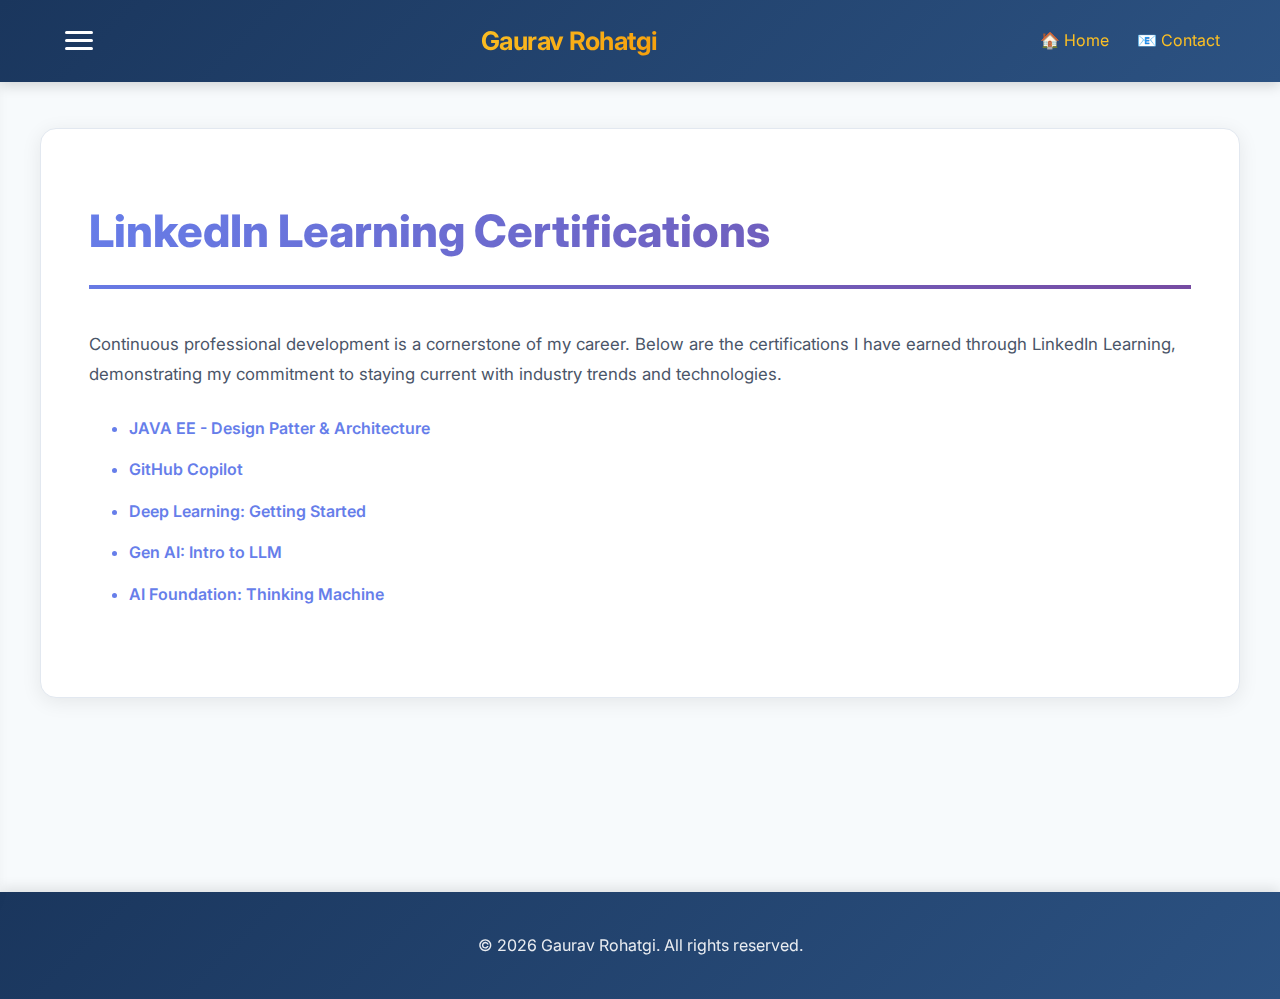
<file: linkedin-certifications.html>
<!DOCTYPE html>
<html lang="en">
<head>
    <meta charset="UTF-8">
    <meta name="viewport" content="width=device-width, initial-scale=1.0">
    <title>LinkedIn Learning Certifications - Gaurav Rohatgi</title>
    <link rel="preconnect" href="https://fonts.googleapis.com">
    <link rel="preconnect" href="https://fonts.gstatic.com" crossorigin>
    <link href="https://fonts.googleapis.com/css2?family=Inter:wght@400;500;600;700;800&display=swap" rel="stylesheet">
    <link rel="stylesheet" href="styles.css">
</head>
<body>
    <!-- Side Navigation Overlay -->
    <div class="side-nav-overlay" id="sideNavOverlay"></div>
    
    <!-- Side Navigation Panel -->
    <nav class="side-nav" id="sideNav">
        <ul class="nav-menu">
            <li><a href="index.html">Home</a></li>
            <li><a href="about.html">About</a></li>
            <li><a href="expertise.html">Areas of Expertise</a></li>
            <li><a href="linkedin-certifications.html" class="active">LinkedIn Learning</a></li>
            <li><a href="memberships.html">Memberships & Certificates</a></li>
            <li><a href="fintech-ai.html">Fintech & AI/ML</a></li>
            <li><a href="research.html">Research/Review</a></li>
            <li><a href="media.html">Media Exposure</a></li>
            <li><a href="awards.html">Awards</a></li>
            <li><a href="contact.html">Contact</a></li>
        </ul>
    </nav>
    
    <header>
        <div class="nav-container">
            <button class="menu-toggle" id="menuToggle" aria-label="Toggle menu">
                <span></span>
                <span></span>
                <span></span>
            </button>
            <h1 class="logo">Gaurav Rohatgi</h1>
            <div class="header-links">
                <a href="index.html" style="color: #fbbf24; text-decoration: none; margin-right: 1.5rem;">🏠 Home</a>
                <a href="contact.html" style="color: #fbbf24; text-decoration: none;">📧 Contact</a>
            </div>
        </div>
    </header>

    <main>
        <section class="content-section">
            <h1>LinkedIn Learning Certifications</h1>
            
            <p>
                Continuous professional development is a cornerstone of my career. Below are the certifications 
                I have earned through LinkedIn Learning, demonstrating my commitment to staying current with 
                industry trends and technologies.
            </p>

            
            <ul>
            <li><a target="_blank" href="https://www.linkedin.com/learning/certificates/b78a80aa0e154d7044aa569fe71c936ee28f9c71cee099286f8c8bd6890c3b25"> JAVA EE - Design Patter & Architecture</a></li>
<li><a target="_blank" href="https://www.linkedin.com/learning/certificates/78dcfe29a52a514d75175209b69186db04b13527297bed9613c83ad322163893" > GitHub Copilot</a></li>
<li><a target="_blank" href="https://www.linkedin.com/learning/certificates/73811c17b359022b00e0e8cd59d9280fd6d32bd51ef9b361844dcb8a967fceb4">Deep Learning: Getting Started</a></li>
<li><a target="_blank" href="https://www.linkedin.com/learning/certificates/eb5afba3d32329416a52bc6fe810bcf9eabbf86cb8baa2331ac11d2b25c40974"> Gen AI: Intro to LLM</a></li>
<li><a target="_blank" href="https://www.linkedin.com/learning/certificates/7c71f30469768d08b022fa52fd1504ac2544df36a8d137e658e9791bab8572cd">AI Foundation: Thinking Machine</a> </li>

</ul>

        </section>
    </main>

    <footer>
        <div class="container">
            <p>&copy; 2026 Gaurav Rohatgi. All rights reserved.</p>
        </div>
    </footer>
    
    <script src="menu.js"></script>
</body>
</html>
</file>
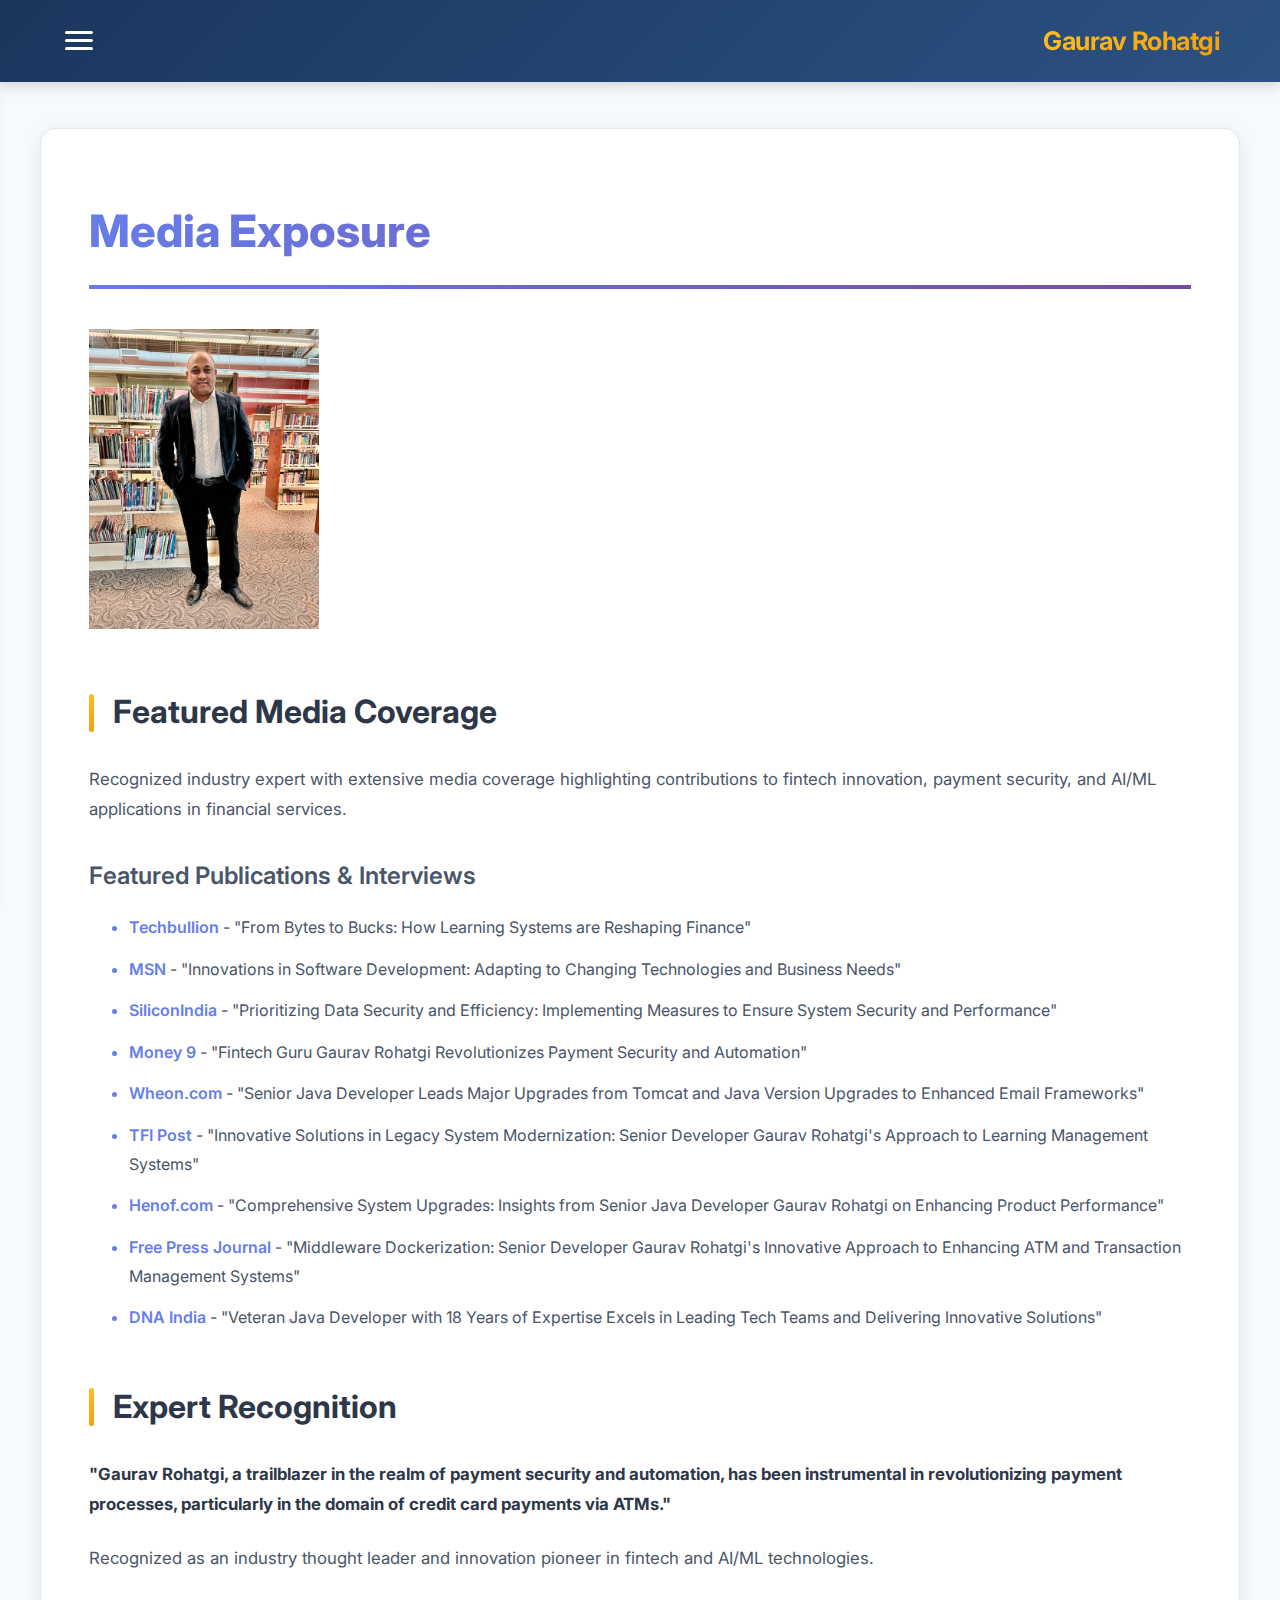
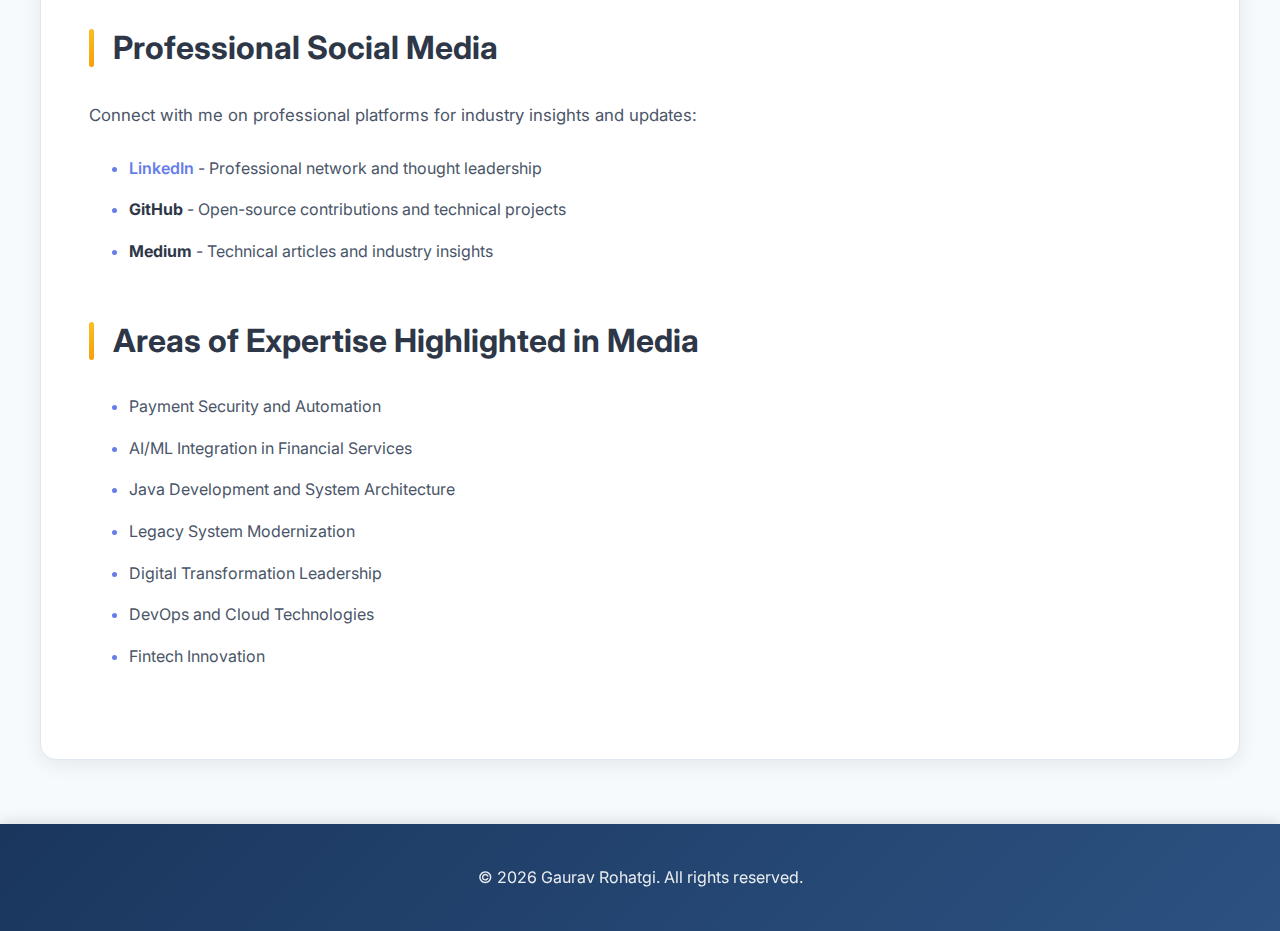
<file: media.html>
<!DOCTYPE html>
<html lang="en">
<head>
    <meta charset="UTF-8">
    <meta name="viewport" content="width=device-width, initial-scale=1.0">
    <title>Media Exposure - Gaurav Rohatgi</title>
    <link rel="preconnect" href="https://fonts.googleapis.com">
    <link rel="preconnect" href="https://fonts.gstatic.com" crossorigin>
    <link href="https://fonts.googleapis.com/css2?family=Inter:wght@400;500;600;700;800&display=swap" rel="stylesheet">
    <link rel="stylesheet" href="styles.css">
</head>
<body>
    <!-- Side Navigation Overlay -->
    <div class="side-nav-overlay" id="sideNavOverlay"></div>
    
    <!-- Side Navigation Panel -->
    <nav class="side-nav" id="sideNav">
        <ul class="nav-menu">
            <li><a href="index.html">Home</a></li>
            <li><a href="about.html">About</a></li>
            <li><a href="expertise.html">Areas of Expertise</a></li>
            <li><a href="linkedin-certifications.html">LinkedIn Learning</a></li>
            <li><a href="memberships.html">Memberships & Certificates</a></li>
            <li><a href="fintech-ai.html">Fintech & AI/ML</a></li>
            <li><a href="research.html">Research/Review</a></li>
            <li><a href="media.html" class="active">Media Exposure</a></li>
            <li><a href="awards.html">Awards</a></li>
            <li><a href="contact.html">Contact</a></li>
        </ul>
    </nav>
    
    <header>
        <div class="nav-container">
            <button class="menu-toggle" id="menuToggle" aria-label="Toggle menu">
                <span></span>
                <span></span>
                <span></span>
            </button>
            <h1 class="logo">Gaurav Rohatgi</h1>
        </div>
    </header>

    <main>
        <section class="content-section">
            <h1>Media Exposure</h1>
            <img src="images/me.png" alt="IEEE" style="height: 300px;">
            <h2>Featured Media Coverage</h2>
            <p>
                Recognized industry expert with extensive media coverage highlighting contributions to fintech 
                innovation, payment security, and AI/ML applications in financial services.
            </p>

            <h3>Featured Publications & Interviews</h3>
            <ul>
                <li><strong><a href="https://techbullion.com/from-bytes-to-bucks-how-learning-systems-are-reshaping-finance/" target="_blank">Techbullion</a></strong> - "From Bytes to Bucks: How Learning Systems are Reshaping Finance"</li>
                <li><strong><a href="https://www.msn.com/en-us/news/other/innovations-in-software-development-adapting-to-changing-technologies-and-business-needs/ar-BB1naR7o" target="_blank">MSN</a></strong> - "Innovations in Software Development: Adapting to Changing Technologies and Business Needs"</li>
                <li><strong><a href="https://www.siliconindia.com/news/general/prioritizing-data-security-and-efficiency-implementing-measures-to-ensure-system-security-and-performance-nid-229297-cid-1.html" target="_blank">SiliconIndia</a></strong> - "Prioritizing Data Security and Efficiency: Implementing Measures to Ensure System Security and Performance"</li>
                <li><strong><a href="https://www.money9.com/news/exclusive/fintech-guru-gaurav-rohatgi-revolutionizes-payment-security-and-automation-135889.html" target="_blank">Money 9</a></strong> - "Fintech Guru Gaurav Rohatgi Revolutionizes Payment Security and Automation"</li>
                <li><strong><a href="https://wheon.com/senior-java-developer-leads-major-upgrades-from-tomcat-and-java-version-upgrades-to-enhanced-email-frameworks/" target="_blank">Wheon.com</a></strong> - "Senior Java Developer Leads Major Upgrades from Tomcat and Java Version Upgrades to Enhanced Email Frameworks"</li>
                <li><strong><a href="https://tfipost.com/2022/08/innovative-solutions-in-legacy-system-modernization-senior-developer-gaurav-rohatgis-approach-to-learning-management-systems/" target="_blank">TFI Post</a></strong> - "Innovative Solutions in Legacy System Modernization: Senior Developer Gaurav Rohatgi's Approach to Learning Management Systems"</li>
                <li><strong><a href="https://henof.com/comprehensive-system-upgrades-insights-from-senior-java-developer-gaurav-rohatgi-on-enhancing-product-performance/" target="_blank">Henof.com</a></strong> - "Comprehensive System Upgrades: Insights from Senior Java Developer Gaurav Rohatgi on Enhancing Product Performance"</li>
                <li><strong><a href="https://www.freepressjournal.in/latest-news/middleware-dockerization-senior-developer-gaurav-rohatgis-innovative-approach-to-enhancing-atm-and-transaction-management-systems" target="_blank">Free Press Journal</a></strong> - "Middleware Dockerization: Senior Developer Gaurav Rohatgi's Innovative Approach to Enhancing ATM and Transaction Management Systems"</li>
                <li><strong><a href="https://www.dnaindia.com/technology/report-veteran-java-developer-with-18-years-of-expertise-excels-in-leading-tech-teams-and-delivering-innovative-solu-3099499" target="_blank">DNA India</a></strong> - "Veteran Java Developer with 18 Years of Expertise Excels in Leading Tech Teams and Delivering Innovative Solutions"</li>
            </ul>

            <h2>Expert Recognition</h2>
            <p>
                <strong>"Gaurav Rohatgi, a trailblazer in the realm of payment security and automation, has been instrumental 
                in revolutionizing payment processes, particularly in the domain of credit card payments via ATMs."</strong>
            </p>
            <p>
                Recognized as an industry thought leader and innovation pioneer in fintech and AI/ML technologies.
            </p>

            <h2>Professional Social Media</h2>
            <p>
                Connect with me on professional platforms for industry insights and updates:
            </p>
            <ul>
                <li><strong><a href="https://www.linkedin.com/in/gaurav-rohatgi-2a17071a/" target="_blank">LinkedIn</a></strong> - Professional network and thought leadership</li>
                <li><strong>GitHub</strong> - Open-source contributions and technical projects</li>
                <li><strong>Medium</strong> - Technical articles and industry insights</li>
            </ul>

            <h2>Areas of Expertise Highlighted in Media</h2>
            <ul>
                <li>Payment Security and Automation</li>
                <li>AI/ML Integration in Financial Services</li>
                <li>Java Development and System Architecture</li>
                <li>Legacy System Modernization</li>
                <li>Digital Transformation Leadership</li>
                <li>DevOps and Cloud Technologies</li>
                <li>Fintech Innovation</li>
            </ul>
        </section>
    </main>

    <footer>
        <div class="container">
            <p>&copy; 2026 Gaurav Rohatgi. All rights reserved.</p>
        </div>
    </footer>
    
    <script src="menu.js"></script>
</body>
</html>
</file>
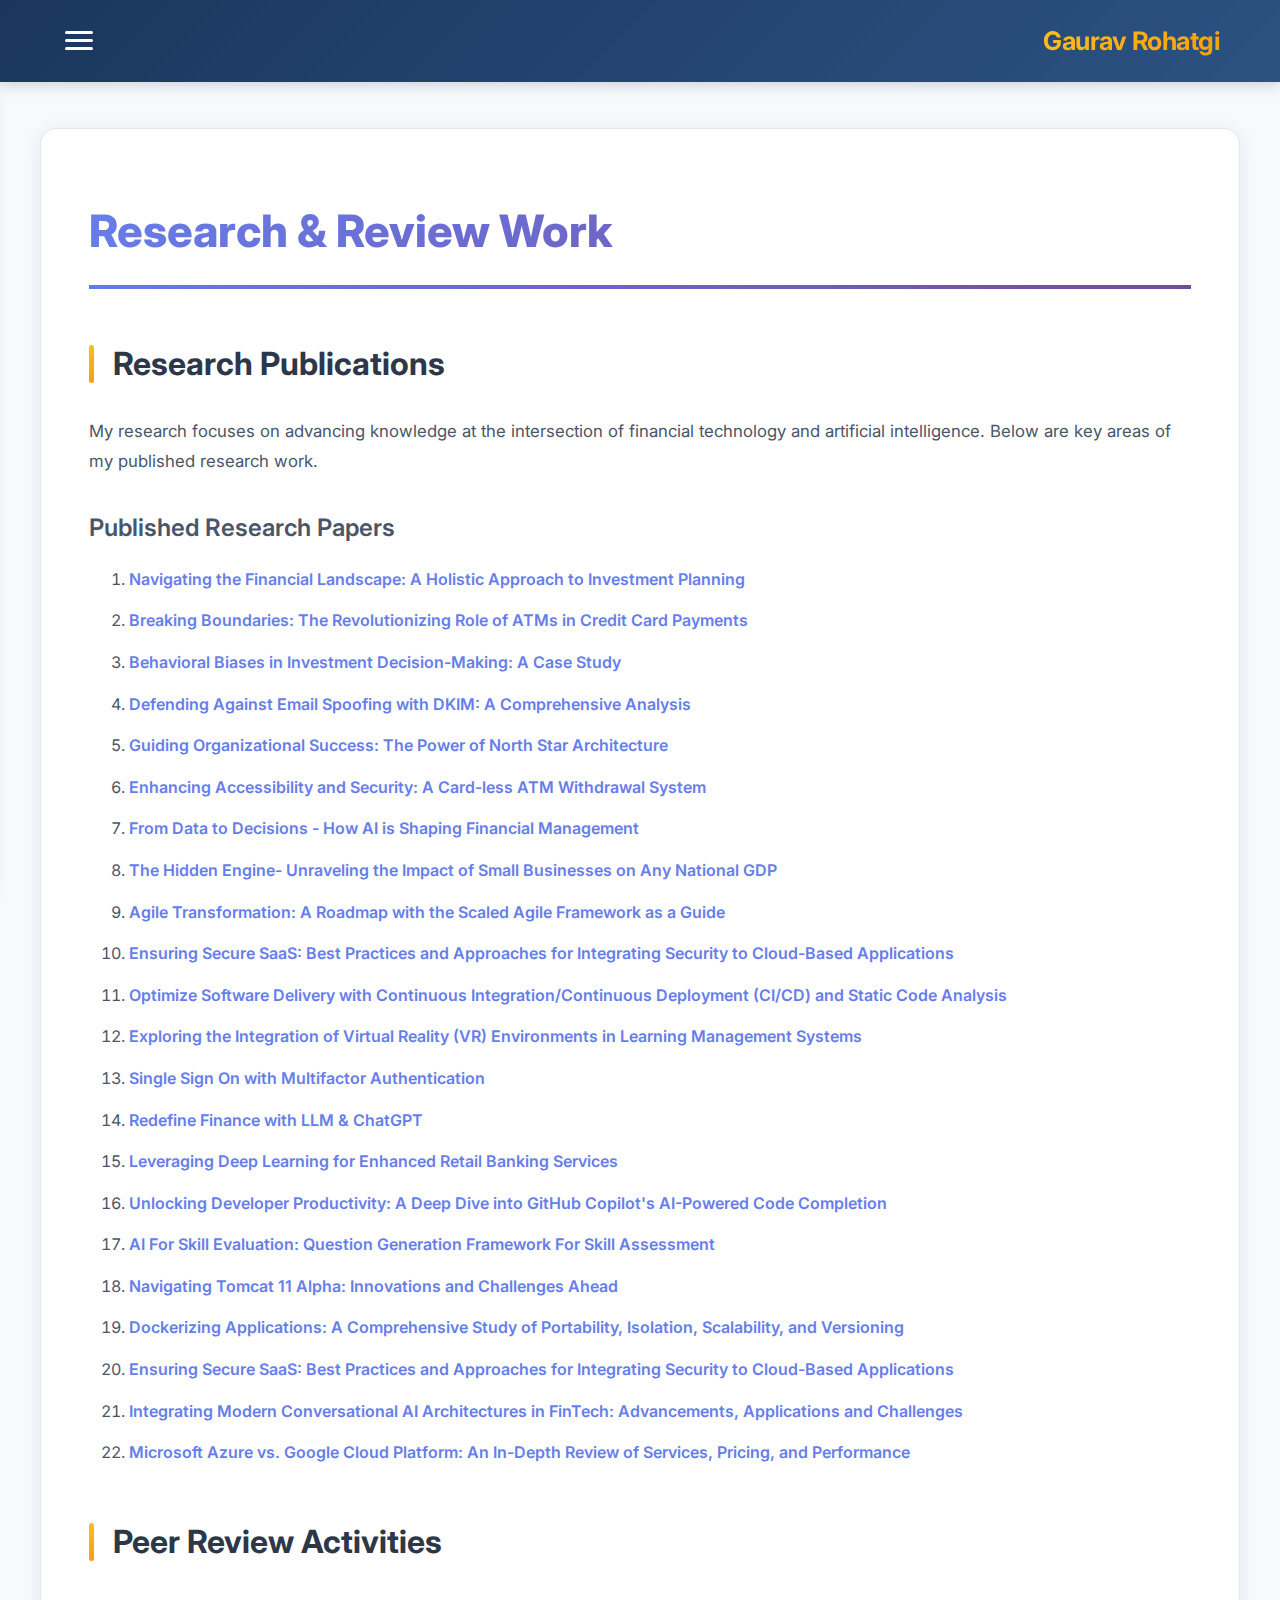
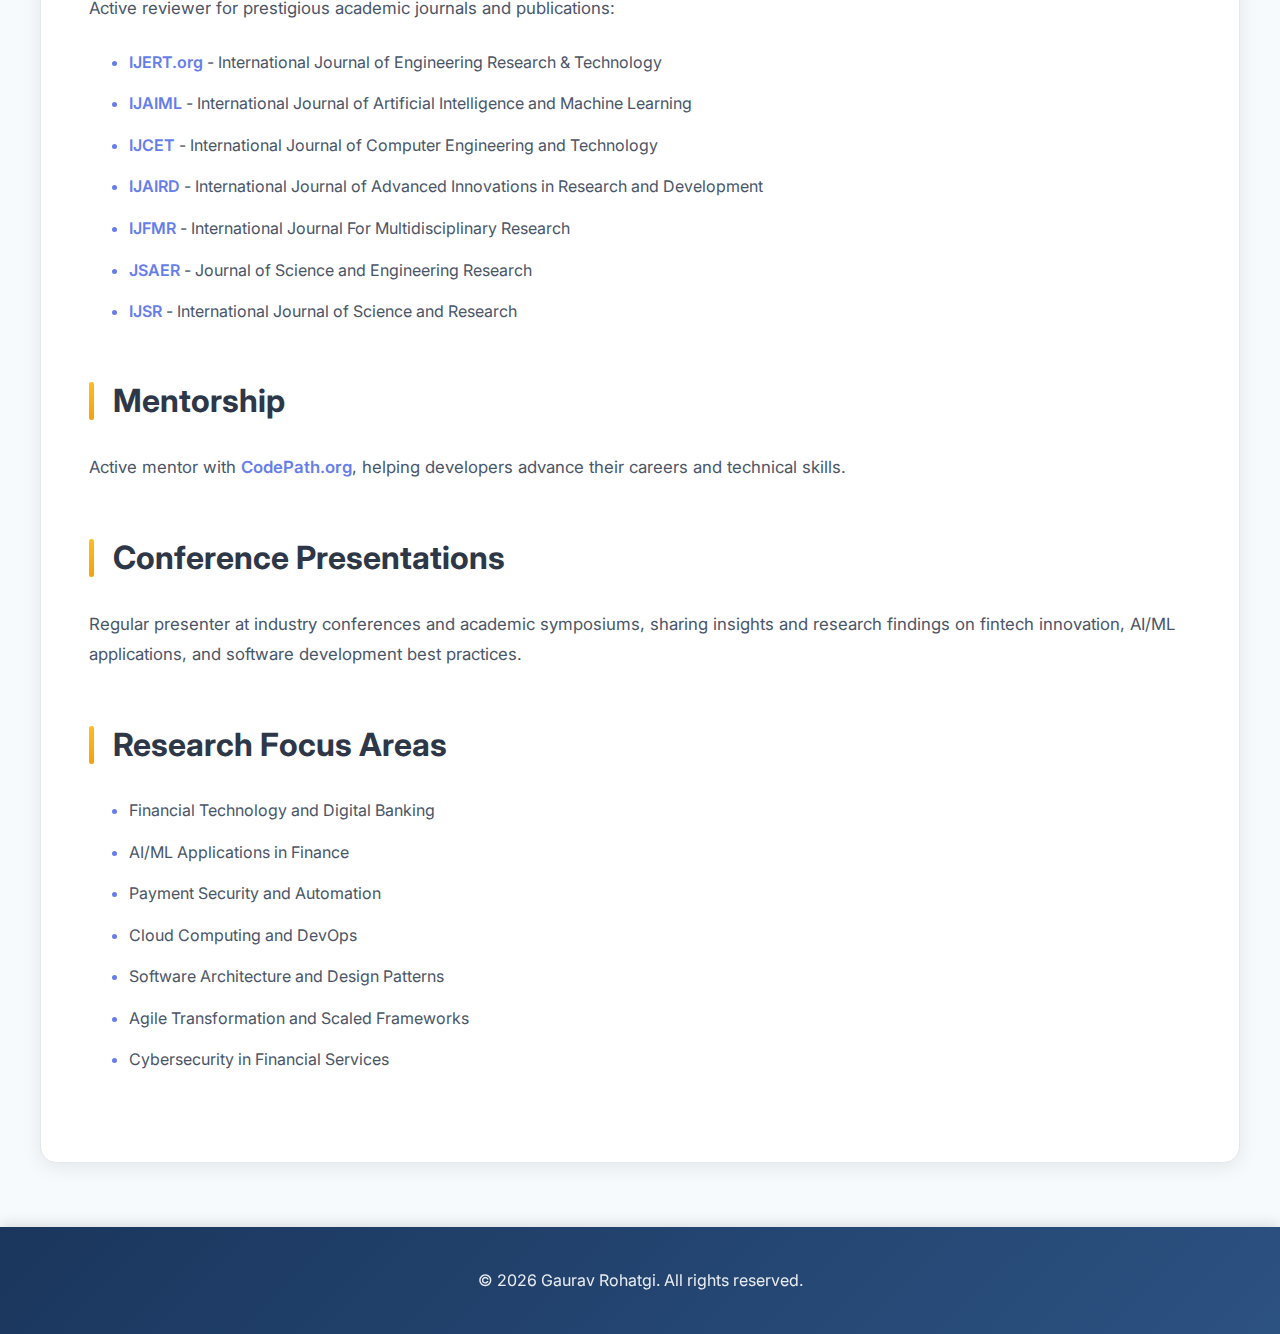
<file: research.html>
<!DOCTYPE html>
<html lang="en">
<head>
    <meta charset="UTF-8">
    <meta name="viewport" content="width=device-width, initial-scale=1.0">
    <title>Research & Review Work - Gaurav Rohatgi</title>
    <link rel="preconnect" href="https://fonts.googleapis.com">
    <link rel="preconnect" href="https://fonts.gstatic.com" crossorigin>
    <link href="https://fonts.googleapis.com/css2?family=Inter:wght@400;500;600;700;800&display=swap" rel="stylesheet">
    <link rel="stylesheet" href="styles.css">
</head>
<body>
    <!-- Side Navigation Overlay -->
    <div class="side-nav-overlay" id="sideNavOverlay"></div>
    
    <!-- Side Navigation Panel -->
    <nav class="side-nav" id="sideNav">
        <ul class="nav-menu">
            <li><a href="index.html">Home</a></li>
            <li><a href="about.html">About</a></li>
            <li><a href="expertise.html">Areas of Expertise</a></li>
            <li><a href="linkedin-certifications.html">LinkedIn Learning</a></li>
            <li><a href="memberships.html">Memberships & Certificates</a></li>
            <li><a href="fintech-ai.html">Fintech & AI/ML</a></li>
            <li><a href="research.html" class="active">Research/Review</a></li>
            <li><a href="media.html">Media Exposure</a></li>
            <li><a href="awards.html">Awards</a></li>
            <li><a href="contact.html">Contact</a></li>
        </ul>
    </nav>
    
    <header>
        <div class="nav-container">
            <button class="menu-toggle" id="menuToggle" aria-label="Toggle menu">
                <span></span>
                <span></span>
                <span></span>
            </button>
            <h1 class="logo">Gaurav Rohatgi</h1>
        </div>
    </header>

    <main>
        <section class="content-section">
            <h1>Research & Review Work</h1>
            
            <h2>Research Publications</h2>
            <p>
                My research focuses on advancing knowledge at the intersection of financial technology and 
                artificial intelligence. Below are key areas of my published research work.
            </p>

            <h3>Published Research Papers</h3>
            <ol>
                <li><a href="https://doi.org/10.5281/zenodo.11079555" target="_blank">Navigating the Financial Landscape: A Holistic Approach to Investment Planning</a></li>
                <li><a href="https://doi.org/10.5281/zenodo.11080056" target="_blank">Breaking Boundaries: The Revolutionizing Role of ATMs in Credit Card Payments</a></li>
                <li><a href="https://jsaer.com/download/vol-8-iss-8-2021/JSAER2021-8-8-175-180.pdf" target="_blank">Behavioral Biases in Investment Decision-Making: A Case Study</a></li>
                <li><a href="https://jsaer.com/download/vol-7-iss-8-2020/JSAER2020-7-8-215-219.pdf" target="_blank">Defending Against Email Spoofing with DKIM: A Comprehensive Analysis</a></li>
                <li><a href="https://doi.org/10.5281/zenodo.11080048" target="_blank">Guiding Organizational Success: The Power of North Star Architecture</a></li>
                <li><a href="https://www.ijsr.net/getabstract.php?paperid=SR24321120519" target="_blank">Enhancing Accessibility and Security: A Card-less ATM Withdrawal System</a></li>
                <li><a href="https://www.ijsr.net/getabstract.php?paperid=SR24321115846" target="_blank">From Data to Decisions - How AI is Shaping Financial Management</a></li>
                <li><a href="https://doi.org/10.47363/JESMR/2022(3)228" target="_blank">The Hidden Engine- Unraveling the Impact of Small Businesses on Any National GDP</a></li>
                <li><a href="https://jtipublishing.com/jti/article/view/69" target="_blank">Agile Transformation: A Roadmap with the Scaled Agile Framework as a Guide</a></li>
                <li><a href="https://www.ijsr.net/getabstract.php?paperid=SR24321115351" target="_blank">Ensuring Secure SaaS: Best Practices and Approaches for Integrating Security to Cloud-Based Applications</a></li>
                <li><a href="https://doi.org/10.5281/zenodo.11079570" target="_blank">Optimize Software Delivery with Continuous Integration/Continuous Deployment (CI/CD) and Static Code Analysis</a></li>
                <li><a href="https://doi.org/10.5281/zenodo.11080089" target="_blank">Exploring the Integration of Virtual Reality (VR) Environments in Learning Management Systems</a></li>
                <li><a href="https://www.ijcaonline.org/archives/volume186/number12/single-sign-on-with-multifactor-auth-via-saml-and-navigate-multiple-systems/" target="_blank">Single Sign On with Multifactor Authentication</a></li>
                <li><a href="https://www.ijert.org/evolving-strategies-large-language-models-and-chatgpt-redefining-finance" target="_blank">Redefine Finance with LLM & ChatGPT</a></li>
                <li><a href="https://www.ijert.org/leveraging-deep-learning-for-enhanced-retail-banking-services" target="_blank">Leveraging Deep Learning for Enhanced Retail Banking Services</a></li>
                <li><a href="https://www.ijert.org/unlocking-developer-productivity-a-deep-dive-into-github-copilots-ai-powered-code-completion" target="_blank">Unlocking Developer Productivity: A Deep Dive into GitHub Copilot's AI-Powered Code Completion</a></li>
                <li><a href="https://ijcaonline.org/archives/volume186/number15/ai-for-skill-evaluation-question-generation-framework-for-skill-assessment/" target="_blank">AI For Skill Evaluation: Question Generation Framework For Skill Assessment</a></li>
                <li><a href="https://jsaer.com/download/vol-11-iss-5-2024/JSAER2024-11-5-134-140.pdf" target="_blank">Navigating Tomcat 11 Alpha: Innovations and Challenges Ahead</a></li>
                <li><a href="https://jtipublishing.com/jti/article/view/22" target="_blank">Dockerizing Applications: A Comprehensive Study of Portability, Isolation, Scalability, and Versioning</a></li>
                <li><a href="https://jtipublishing.com/jti/article/view/10" target="_blank">Ensuring Secure SaaS: Best Practices and Approaches for Integrating Security to Cloud-Based Applications</a></li>
                <li><a href="https://www.ijert.org/integrating-modern-conversational-ai-architectures-in-fintech-advancements-applications-and-challenges" target="_blank">Integrating Modern Conversational AI Architectures in FinTech: Advancements, Applications and Challenges</a></li>
                <li><a href="https://www.ijirmps.org/research-paper.php?id=232021" target="_blank">Microsoft Azure vs. Google Cloud Platform: An In-Depth Review of Services, Pricing, and Performance</a></li>
            </ol>

            <h2>Peer Review Activities</h2>
            <p>
                Active reviewer for prestigious academic journals and publications:
            </p>

            <ul>
                <li><a href="https://www.ijert.org/" target="_blank">IJERT.org</a> - International Journal of Engineering Research & Technology</li>
                <li><a href="https://iaeme.com/home/journal/ijaiml" target="_blank">IJAIML</a> - International Journal of Artificial Intelligence and Machine Learning</li>
                <li><a href="https://iaeme.com/home/journal/ijcet" target="_blank">IJCET</a> - International Journal of Computer Engineering and Technology</li>
                <li><a href="https://iaeme.com/home/journal/ijaird" target="_blank">IJAIRD</a> - International Journal of Advanced Innovations in Research and Development</li>
                <li><a href="https://www.ijfmr.com/editors-and-reviewers.php" target="_blank">IJFMR</a> - International Journal For Multidisciplinary Research</li>
                <li><a href="https://jsaer.com/" target="_blank">JSAER</a> - Journal of Science and Engineering Research</li>
                <li><a href="https://www.ijsr.net/reviewerprofile.php?id=359148" target="_blank">IJSR</a> - International Journal of Science and Research</li>
            </ul>

            <h2>Mentorship</h2>
            <p>
                Active mentor with <a href="https://www.codepath.org/" target="_blank">CodePath.org</a>, helping developers 
                advance their careers and technical skills.
            </p>

            <h2>Conference Presentations</h2>
            <p>
                Regular presenter at industry conferences and academic symposiums, sharing insights and research findings 
                on fintech innovation, AI/ML applications, and software development best practices.
            </p>

            <h2>Research Focus Areas</h2>
            <ul>
                <li>Financial Technology and Digital Banking</li>
                <li>AI/ML Applications in Finance</li>
                <li>Payment Security and Automation</li>
                <li>Cloud Computing and DevOps</li>
                <li>Software Architecture and Design Patterns</li>
                <li>Agile Transformation and Scaled Frameworks</li>
                <li>Cybersecurity in Financial Services</li>
            </ul>
        </section>
    </main>

    <footer>
        <div class="container">
            <p>&copy; 2026 Gaurav Rohatgi. All rights reserved.</p>
        </div>
    </footer>
    
    <script src="menu.js"></script>
</body>
</html>
</file>
<file: styles.css>
/* Reset and Base Styles */
* {
    margin: 0;
    padding: 0;
    box-sizing: border-box;
}

body {
    font-family: 'Inter', -apple-system, BlinkMacSystemFont, 'Segoe UI', Roboto, 'Helvetica Neue', Arial, sans-serif;
    line-height: 1.7;
    color: #1a202c;
    background-color: #f7fafc;
    font-size: 16px;
}

.container {
    max-width: 1200px;
    margin: 0 auto;
    padding: 0 20px;
}

/* Header and Navigation */
header {
    background: linear-gradient(135deg, #1a365d 0%, #2c5282 100%);
    color: white;
    padding: 1.2rem 0;
    box-shadow: 0 4px 12px rgba(0,0,0,0.15);
    position: fixed;
    top: 0;
    left: 0;
    right: 0;
    z-index: 1000;
    backdrop-filter: blur(10px);
}

.nav-container {
    max-width: 1200px;
    margin: 0 auto;
    padding: 0 20px;
    display: flex;
    justify-content: space-between;
    align-items: center;
}

.logo {
    font-size: 1.6rem;
    font-weight: 700;
    letter-spacing: -0.5px;
    background: linear-gradient(135deg, #fbbf24 0%, #f59e0b 100%);
    -webkit-background-clip: text;
    -webkit-text-fill-color: transparent;
    background-clip: text;
    cursor: pointer;
}

/* Hamburger Menu */
.menu-toggle {
    display: none;
    flex-direction: column;
    gap: 5px;
    background: none;
    border: none;
    cursor: pointer;
    padding: 5px;
    z-index: 1001;
}

.menu-toggle span {
    width: 28px;
    height: 3px;
    background: white;
    border-radius: 3px;
    transition: all 0.3s ease;
}

.menu-toggle.active span:nth-child(1) {
    transform: rotate(45deg) translate(8px, 8px);
}

.menu-toggle.active span:nth-child(2) {
    opacity: 0;
}

.menu-toggle.active span:nth-child(3) {
    transform: rotate(-45deg) translate(7px, -7px);
}

/* Side Navigation Panel */
.side-nav {
    position: fixed;
    top: 0;
    left: -300px;
    width: 280px;
    height: 100vh;
    background: linear-gradient(180deg, #1a365d 0%, #2c5282 100%);
    box-shadow: 4px 0 20px rgba(0,0,0,0.3);
    transition: left 0.4s cubic-bezier(0.4, 0, 0.2, 1);
    z-index: 999;
    overflow-y: auto;
    padding-top: 80px;
}

.side-nav.active {
    left: 0;
}

.side-nav-overlay {
    position: fixed;
    top: 0;
    left: 0;
    width: 100%;
    height: 100%;
    background: rgba(0, 0, 0, 0.5);
    opacity: 0;
    visibility: hidden;
    transition: all 0.3s ease;
    z-index: 998;
    backdrop-filter: blur(2px);
}

.side-nav-overlay.active {
    opacity: 1;
    visibility: visible;
}

.nav-menu {
    display: flex;
    flex-direction: column;
    list-style: none;
    gap: 0;
    padding: 1rem 0;
}

.nav-menu li {
    width: 100%;
}

.nav-menu a {
    color: #e2e8f0;
    text-decoration: none;
    padding: 1rem 1.5rem;
    display: block;
    transition: all 0.3s ease;
    font-weight: 500;
    font-size: 1rem;
    border-left: 4px solid transparent;
    position: relative;
}

.nav-menu a::before {
    content: '';
    position: absolute;
    left: 0;
    top: 0;
    height: 100%;
    width: 0;
    background: rgba(255, 255, 255, 0.1);
    transition: width 0.3s ease;
}

.nav-menu a:hover::before {
    width: 100%;
}

.nav-menu a:hover {
    color: #fbbf24;
    padding-left: 2rem;
    border-left-color: #fbbf24;
}

.nav-menu a.active {
    background: linear-gradient(90deg, rgba(251, 191, 36, 0.2) 0%, transparent 100%);
    color: #fbbf24;
    border-left-color: #fbbf24;
    font-weight: 700;
}

/* Main content padding to account for fixed header */
body {
    padding-top: 80px;
}

/* Desktop: Show hamburger, hide top nav */
@media (min-width: 769px) {
    .menu-toggle {
        display: flex;
    }
}

/* Hero Section */
.hero {
    background: linear-gradient(135deg, #667eea 0%, #764ba2 100%);
    color: white;
    padding: 6rem 2rem;
    text-align: center;
    position: relative;
    overflow: hidden;
}

.hero::before {
    content: '';
    position: absolute;
    top: 0;
    left: 0;
    right: 0;
    bottom: 0;
    background: url('data:image/svg+xml,<svg width="100" height="100" xmlns="http://www.w3.org/2000/svg"><defs><pattern id="grid" width="40" height="40" patternUnits="userSpaceOnUse"><path d="M 40 0 L 0 0 0 40" fill="none" stroke="rgba(255,255,255,0.1)" stroke-width="1"/></pattern></defs><rect width="100" height="100" fill="url(%23grid)"/></svg>');
    opacity: 0.3;
}

.hero-content {
    position: relative;
    z-index: 1;
}

.hero-content h1 {
    font-size: 3.5rem;
    margin-bottom: 1rem;
    font-weight: 800;
    letter-spacing: -1px;
    text-shadow: 0 2px 10px rgba(0,0,0,0.2);
}

.hero-content p {
    font-size: 1.3rem;
    margin-bottom: 2rem;
    opacity: 0.95;
    max-width: 800px;
    margin-left: auto;
    margin-right: auto;
}

/* Profile Photo */
.profile-photo {
    width: 220px;
    height: 220px;
    border-radius: 50%;
    border: 6px solid white;
    margin-bottom: 2rem;
    object-fit: cover;
    box-shadow: 0 10px 30px rgba(0,0,0,0.3);
    transition: transform 0.3s ease;
}

.profile-photo:hover {
    transform: scale(1.05);
}

.btn {
    display: inline-block;
    padding: 1rem 2.5rem;
    background: linear-gradient(135deg, #fbbf24 0%, #f59e0b 100%);
    color: #1a365d;
    text-decoration: none;
    border-radius: 50px;
    font-weight: 700;
    font-size: 1.1rem;
    transition: all 0.3s ease;
    box-shadow: 0 4px 15px rgba(251, 191, 36, 0.4);
}

.btn:hover {
    transform: translateY(-3px);
    box-shadow: 0 8px 25px rgba(251, 191, 36, 0.5);
    background: linear-gradient(135deg, #f59e0b 0%, #d97706 100%);
}

/* Main Content */
main {
    min-height: calc(100vh - 200px);
}

.content-section {
    background-color: white;
    padding: 4rem 3rem;
    margin: 3rem auto;
    max-width: 1200px;
    border-radius: 16px;
    box-shadow: 0 4px 20px rgba(0,0,0,0.08);
    border: 1px solid #e2e8f0;
}

.content-section h1 {
    color: #1a365d;
    margin-bottom: 2.5rem;
    font-size: 2.8rem;
    font-weight: 800;
    background: linear-gradient(135deg, #667eea 0%, #764ba2 100%);
    -webkit-background-clip: text;
    -webkit-text-fill-color: transparent;
    background-clip: text;
    padding-bottom: 1rem;
    border-bottom: 4px solid transparent;
    border-image: linear-gradient(135deg, #667eea 0%, #764ba2 100%) 1;
}

.content-section h2 {
    color: #2d3748;
    margin-top: 3rem;
    margin-bottom: 1.5rem;
    font-size: 2rem;
    font-weight: 700;
    position: relative;
    padding-left: 1.5rem;
}

.content-section h2::before {
    content: '';
    position: absolute;
    left: 0;
    top: 50%;
    transform: translateY(-50%);
    width: 5px;
    height: 70%;
    background: linear-gradient(135deg, #fbbf24 0%, #f59e0b 100%);
    border-radius: 3px;
}

.content-section h3 {
    color: #4a5568;
    margin-top: 2rem;
    margin-bottom: 1rem;
    font-size: 1.5rem;
    font-weight: 600;
}

.content-section h4 {
    color: #667eea;
    margin-top: 1.5rem;
    margin-bottom: 0.8rem;
    font-size: 1.2rem;
    font-weight: 600;
}

.content-section p {
    margin-bottom: 1.5rem;
    line-height: 1.8;
    color: #4a5568;
    font-size: 1.05rem;
}

.content-section ul, .content-section ol {
    margin-left: 2.5rem;
    margin-bottom: 1.5rem;
}

.content-section li {
    margin-bottom: 0.8rem;
    line-height: 1.8;
    color: #4a5568;
    position: relative;
}

.content-section ul li::marker {
    color: #667eea;
    font-weight: bold;
}

.content-section a {
    color: #667eea;
    text-decoration: none;
    font-weight: 600;
    transition: all 0.2s ease;
    border-bottom: 2px solid transparent;
}

.content-section a:hover {
    color: #764ba2;
    border-bottom-color: #764ba2;
}

.content-section strong {
    color: #2d3748;
    font-weight: 700;
}

/* Highlights Section */
.highlights {
    padding: 5rem 2rem;
    background: linear-gradient(135deg, #f7fafc 0%, #edf2f7 100%);
}

.highlights h2 {
    text-align: center;
    font-size: 2.8rem;
    margin-bottom: 4rem;
    color: #1a365d;
    font-weight: 800;
    position: relative;
}

.highlights h2::after {
    content: '';
    position: absolute;
    bottom: -1rem;
    left: 50%;
    transform: translateX(-50%);
    width: 100px;
    height: 4px;
    background: linear-gradient(135deg, #667eea 0%, #764ba2 100%);
    border-radius: 2px;
}

.cards {
    display: grid;
    grid-template-columns: repeat(auto-fit, minmax(320px, 1fr));
    gap: 2.5rem;
}

.card {
    background: white;
    padding: 2.5rem;
    border-radius: 16px;
    box-shadow: 0 4px 15px rgba(0,0,0,0.08);
    transition: all 0.3s ease;
    border: 2px solid transparent;
    position: relative;
    overflow: hidden;
}

.card::before {
    content: '';
    position: absolute;
    top: 0;
    left: 0;
    right: 0;
    height: 5px;
    background: linear-gradient(135deg, #667eea 0%, #764ba2 100%);
}

.card:hover {
    transform: translateY(-8px);
    box-shadow: 0 12px 30px rgba(102, 126, 234, 0.2);
    border-color: #667eea;
}

.card h3 {
    color: #1a365d;
    margin-bottom: 1rem;
    font-size: 1.6rem;
    font-weight: 700;
}

.card p {
    color: #4a5568;
    margin-bottom: 1.5rem;
    line-height: 1.7;
}

.card a {
    color: #667eea;
    text-decoration: none;
    font-weight: 700;
    transition: all 0.3s ease;
    display: inline-flex;
    align-items: center;
    gap: 0.5rem;
}

.card a::after {
    content: '→';
    transition: transform 0.3s ease;
}

.card a:hover {
    color: #764ba2;
}

.card a:hover::after {
    transform: translateX(5px);
}

/* Contact Form */
.contact-form {
    max-width: 650px;
    margin: 2rem auto;
    background: #f7fafc;
    padding: 2.5rem;
    border-radius: 12px;
}

/* Organization Logos */
.org-logos {
    display: flex;
    gap: 2rem;
    margin: 1.5rem 0;
    flex-wrap: wrap;
    align-items: center;
}

.org-logos img {
    height: 80px;
    object-fit: contain;
    transition: transform 0.3s ease;
    filter: grayscale(30%);
}

.org-logos img:hover {
    transform: scale(1.1);
    filter: grayscale(0%);
}

/* Award Images */
.award-image {
    max-width: 300px;
    margin-bottom: 1rem;
    border-radius: 12px;
    box-shadow: 0 5px 20px rgba(0,0,0,0.15);
}

.form-group {
    margin-bottom: 1.8rem;
}

.form-group label {
    display: block;
    margin-bottom: 0.6rem;
    font-weight: 700;
    color: #2d3748;
    font-size: 1rem;
}

.form-group input,
.form-group textarea {
    width: 100%;
    padding: 1rem;
    border: 2px solid #e2e8f0;
    border-radius: 8px;
    font-size: 1rem;
    font-family: inherit;
    transition: all 0.3s ease;
    background-color: white;
}

.form-group input:focus,
.form-group textarea:focus {
    outline: none;
    border-color: #667eea;
    box-shadow: 0 0 0 3px rgba(102, 126, 234, 0.1);
}

.form-group textarea {
    resize: vertical;
    min-height: 180px;
}

.submit-btn {
    background: linear-gradient(135deg, #667eea 0%, #764ba2 100%);
    color: white;
    padding: 1.1rem 2.5rem;
    border: none;
    border-radius: 50px;
    font-size: 1.1rem;
    font-weight: 700;
    cursor: pointer;
    transition: all 0.3s ease;
    box-shadow: 0 4px 15px rgba(102, 126, 234, 0.3);
}

.submit-btn:hover {
    transform: translateY(-2px);
    box-shadow: 0 6px 20px rgba(102, 126, 234, 0.4);
}

.submit-btn:active {
    transform: translateY(0);
}

/* Footer */
footer {
    background: linear-gradient(135deg, #1a365d 0%, #2c5282 100%);
    color: white;
    text-align: center;
    padding: 2.5rem 0;
    margin-top: 4rem;
    box-shadow: 0 -4px 12px rgba(0,0,0,0.1);
}

footer p {
    font-size: 1rem;
    opacity: 0.9;
}

/* Special Styling for Award Sections */
.award-box {
    background: linear-gradient(135deg, #f7fafc 0%, #edf2f7 100%);
    padding: 2.5rem;
    border-radius: 16px;
    margin: 2rem 0;
    border-left: 6px solid #fbbf24;
    box-shadow: 0 4px 15px rgba(0,0,0,0.08);
}

/* Contact Info Boxes */
.contact-info-box {
    background: linear-gradient(135deg, #667eea 0%, #764ba2 100%);
    color: white;
    padding: 2.5rem;
    border-radius: 16px;
    margin: 2rem 0;
    box-shadow: 0 8px 25px rgba(102, 126, 234, 0.3);
}

.contact-info-box p {
    margin-bottom: 1rem;
    font-size: 1.1rem;
    color: white;
}

.contact-info-box a {
    color: #fbbf24;
    text-decoration: none;
    font-weight: 600;
    border-bottom: 2px solid transparent;
    transition: all 0.2s ease;
}

.contact-info-box a:hover {
    border-bottom-color: #fbbf24;
}

/* Responsive Design */
@media (max-width: 768px) {
    .menu-toggle {
        display: flex;
    }
    
    .logo {
        font-size: 1.4rem;
    }
    
    .hero-content h1 {
        font-size: 2.2rem;
    }
    
    .hero-content p {
        font-size: 1.1rem;
    }
    
    .content-section {
        padding: 2.5rem 1.5rem;
        margin: 1.5rem 1rem;
    }
    
    .content-section h1 {
        font-size: 2rem;
    }
    
    .content-section h2 {
        font-size: 1.6rem;
    }
    
    .cards {
        grid-template-columns: 1fr;
    }
    
    .highlights h2 {
        font-size: 2rem;
    }
    
    .side-nav {
        width: 260px;
        left: -260px;
    }
}

/* Smooth Scrolling */
html {
    scroll-behavior: smooth;
}

/* Selection Color */
::selection {
    background-color: #667eea;
    color: white;
}

::-moz-selection {
    background-color: #667eea;
    color: white;
}

/* Loading Animation for Images */
img {
    transition: opacity 0.3s ease;
}

img:not([src]) {
    opacity: 0;
}

/* Accessibility Improvements */
a:focus,
button:focus,
input:focus,
textarea:focus {
    outline: 3px solid #fbbf24;
    outline-offset: 2px;
}

/* Scrollbar Styling for Side Nav */
.side-nav::-webkit-scrollbar {
    width: 6px;
}

.side-nav::-webkit-scrollbar-track {
    background: rgba(0, 0, 0, 0.2);
}

.side-nav::-webkit-scrollbar-thumb {
    background: rgba(251, 191, 36, 0.5);
    border-radius: 3px;
}

.side-nav::-webkit-scrollbar-thumb:hover {
    background: rgba(251, 191, 36, 0.7);
}

/* Print Styles */
@media print {
    header,
    footer,
    .btn,
    .side-nav,
    .menu-toggle,
    .side-nav-overlay {
        display: none;
    }
    
    body {
        padding-top: 0;
    }
    
    .content-section {
        box-shadow: none;
        margin: 0;
        padding: 1rem;
    }
}
</file>
